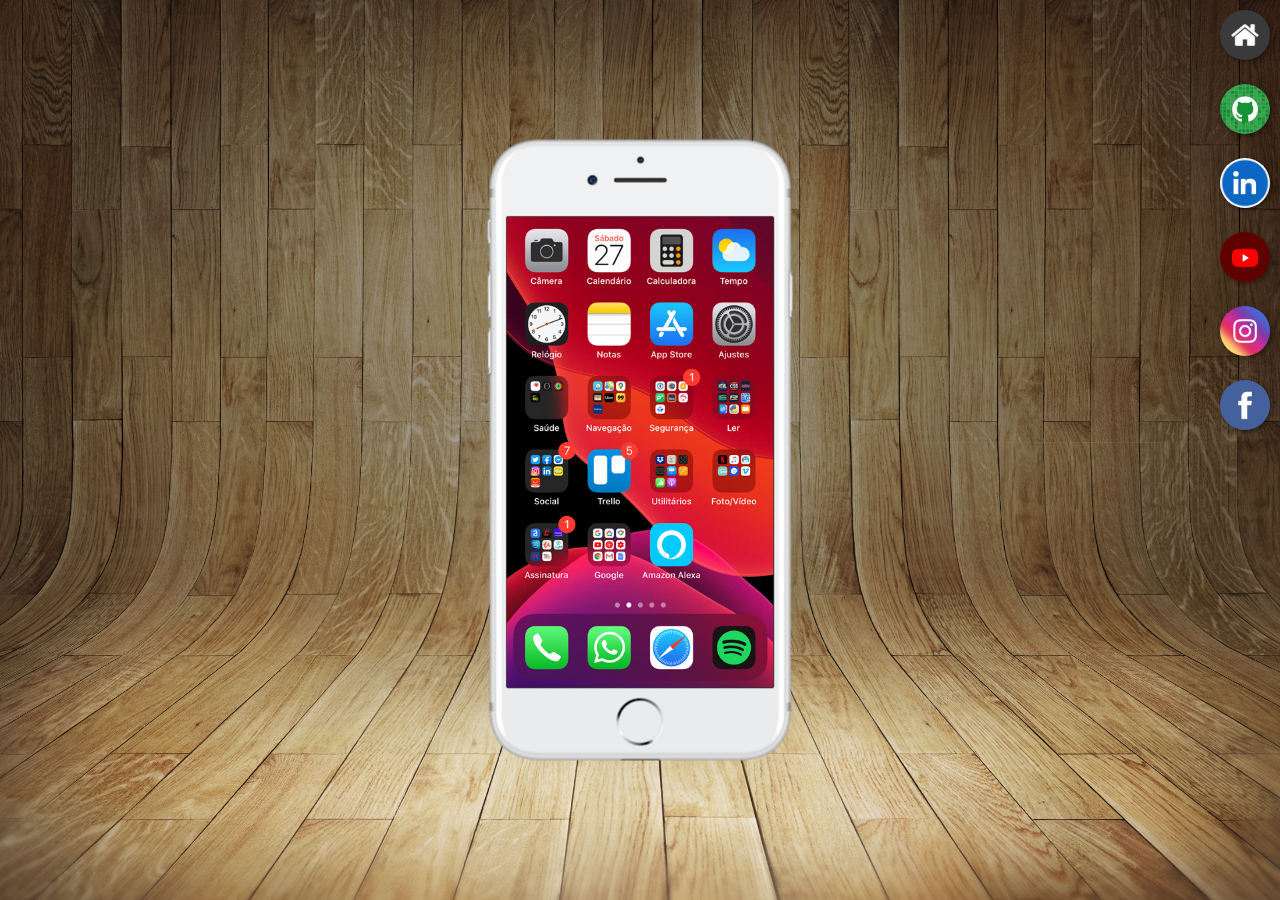
<file: index.html>
<!DOCTYPE html>
<html lang="pt-br">
  <head>
    <meta charset="UTF-8" />
    <meta name="viewport" content="width=device-width, initial-scale=1.0" />
    <link rel="shortcut icon" href="favicon.ico" type="image/x-icon" />
    <link rel="stylesheet" href="css/style.css" />
    <title>Projeto Redes Sociais</title>
  </head>
  <body>
    <main>
      <section id="telefone">
        <iframe src="home.html" name="tela" id="tela" frameborder="0">
          Seu navegador não é compatível com isso.
        </iframe>
      </section>
      <section id="redes-sociais">
        <a href="home.html" target="tela"
          ><img src="images/logo-home.jpg" alt="Home" /></a
        ><br />

        <a href="github.html" target="tela"
          ><img src="images/logo-github.jpg" alt="Github" /></a
        ><br />

        <a href="linkedin.html" target="tela"
          ><img src="images/logo-linkedin.png" alt="Linkedin" /></a
        ><br />

        <a href="youtube.html" target="tela"
          ><img src="images/logo-youtube.jpg" alt="Youtube" /></a
        ><br />

        <a href="instagram.html"target="tela"
          ><img src="images/logo-instagram.jpg" alt="Instagram" /></a
        ><br />

        <a href="facebook.html" target="tela"
          ><img src="images/logo-facebook.jpg" alt="Facebok"
        /></a>
      </section>
    </main>
  </body>
</html>
</file>
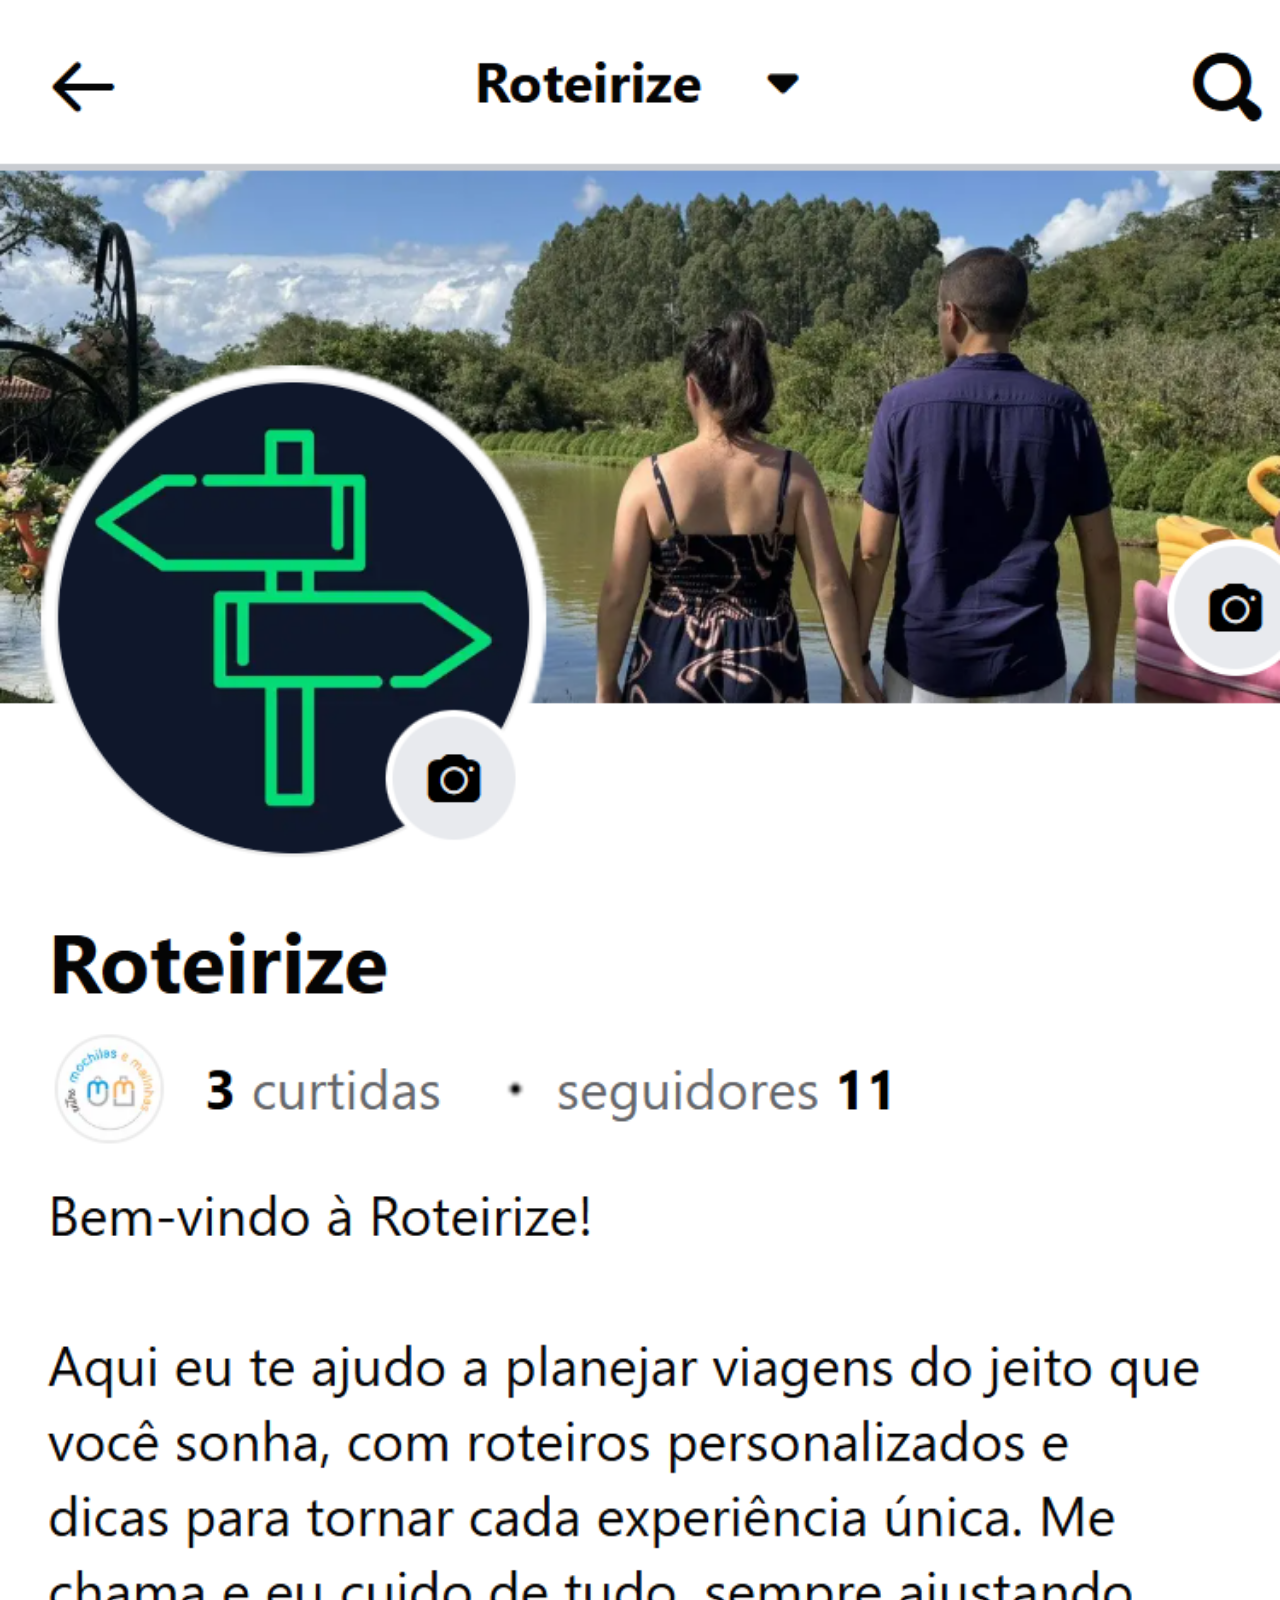
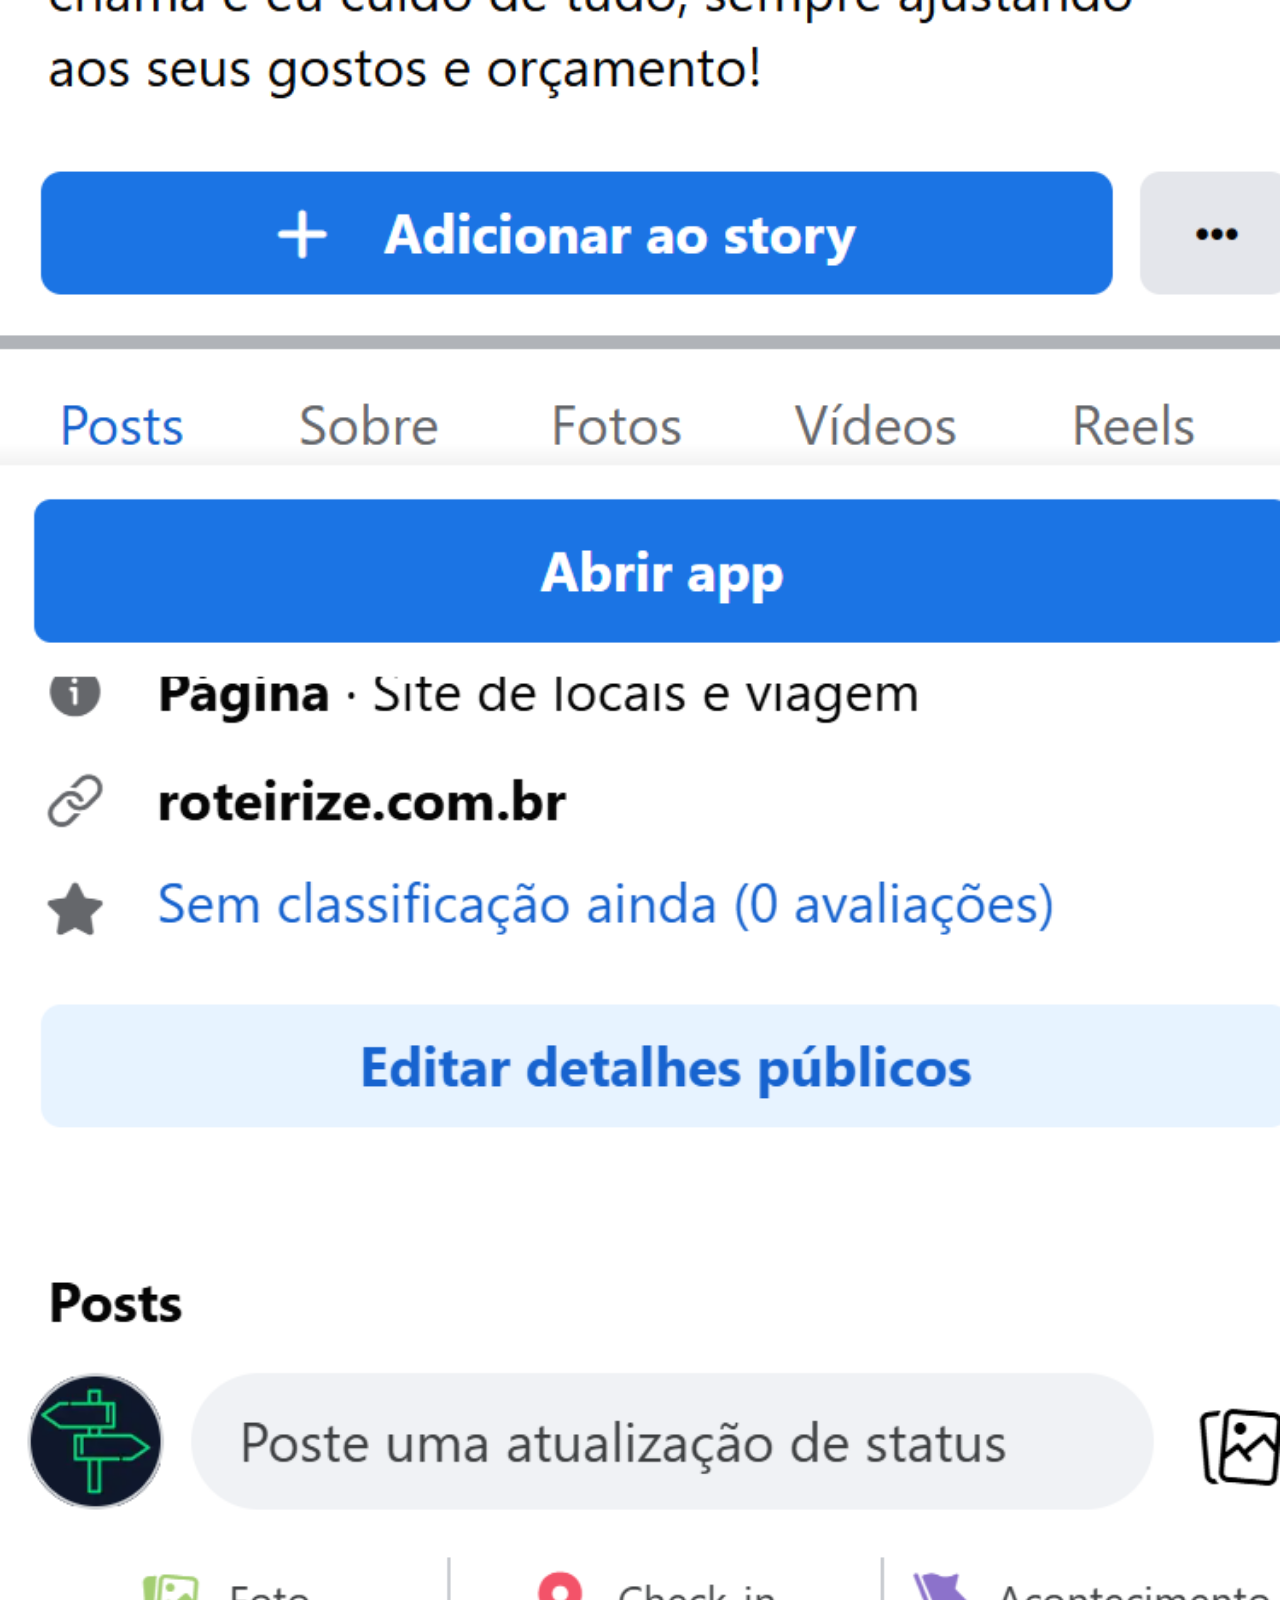
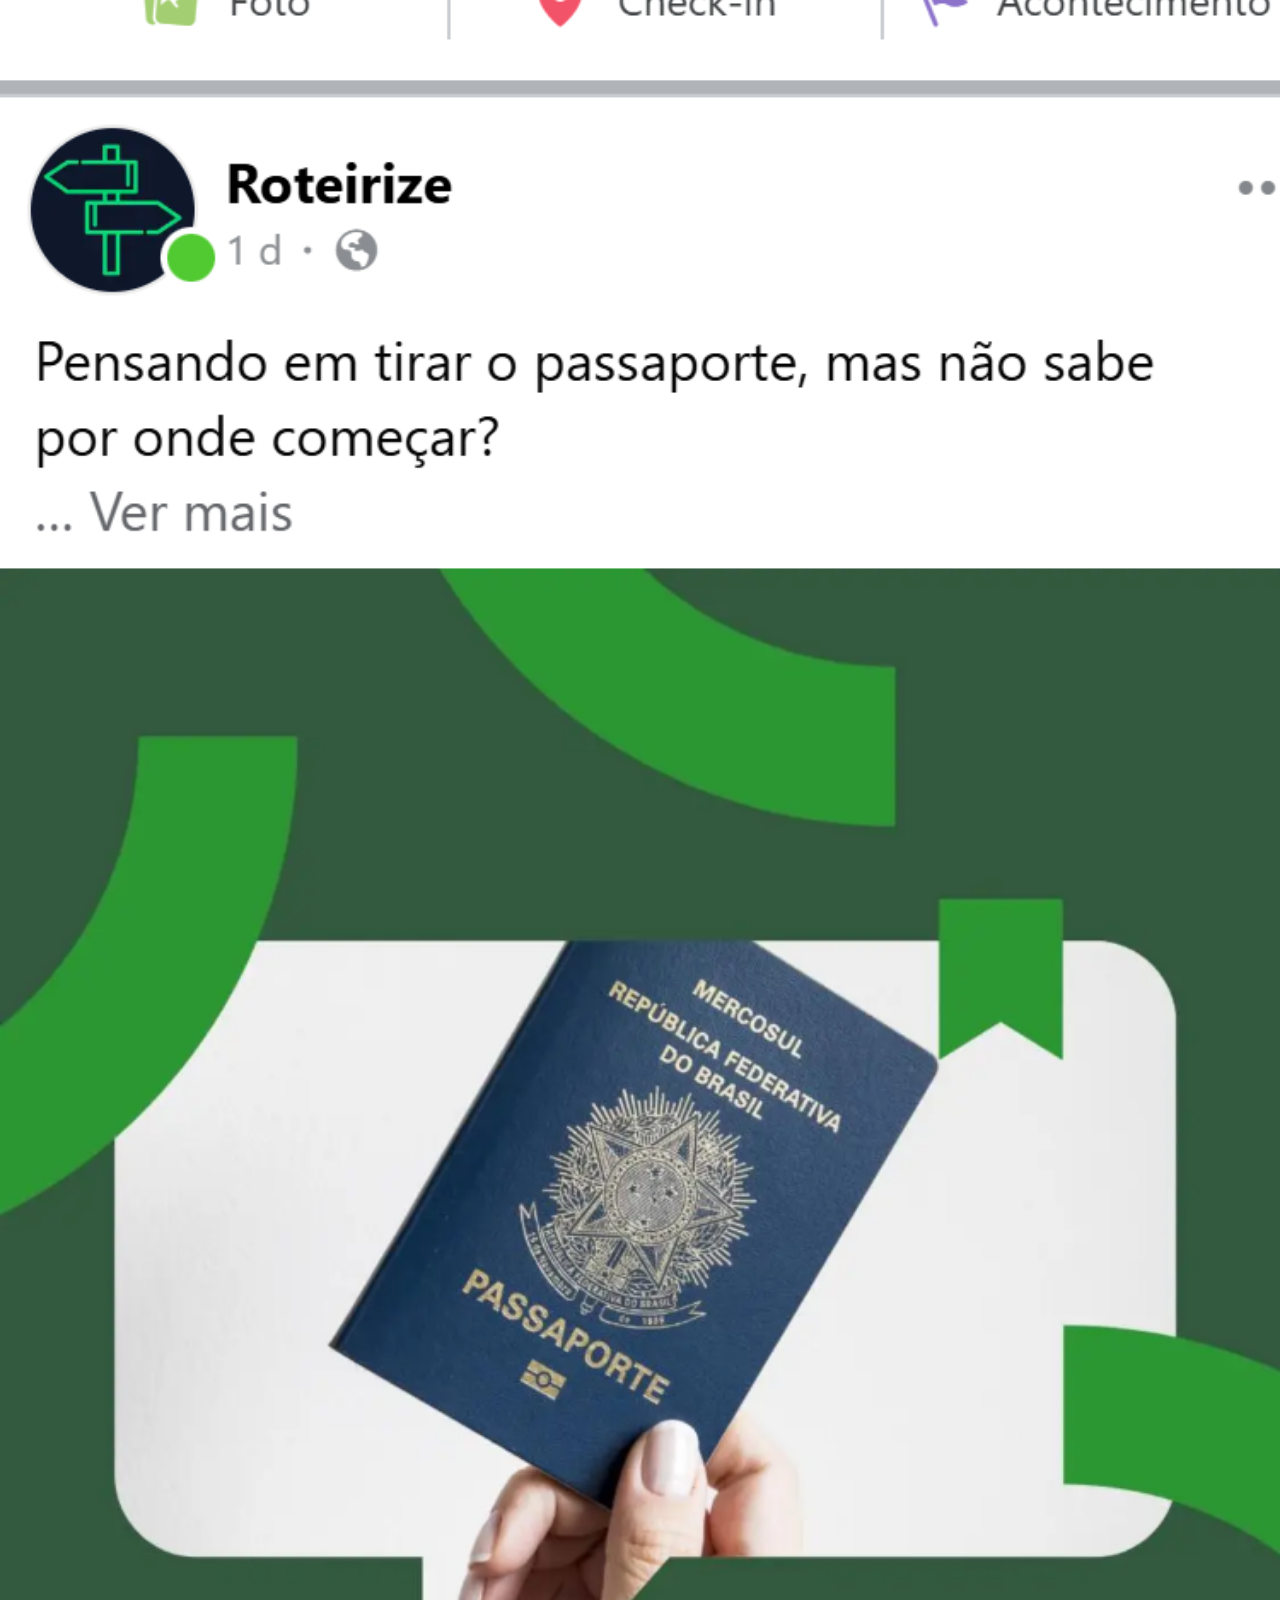
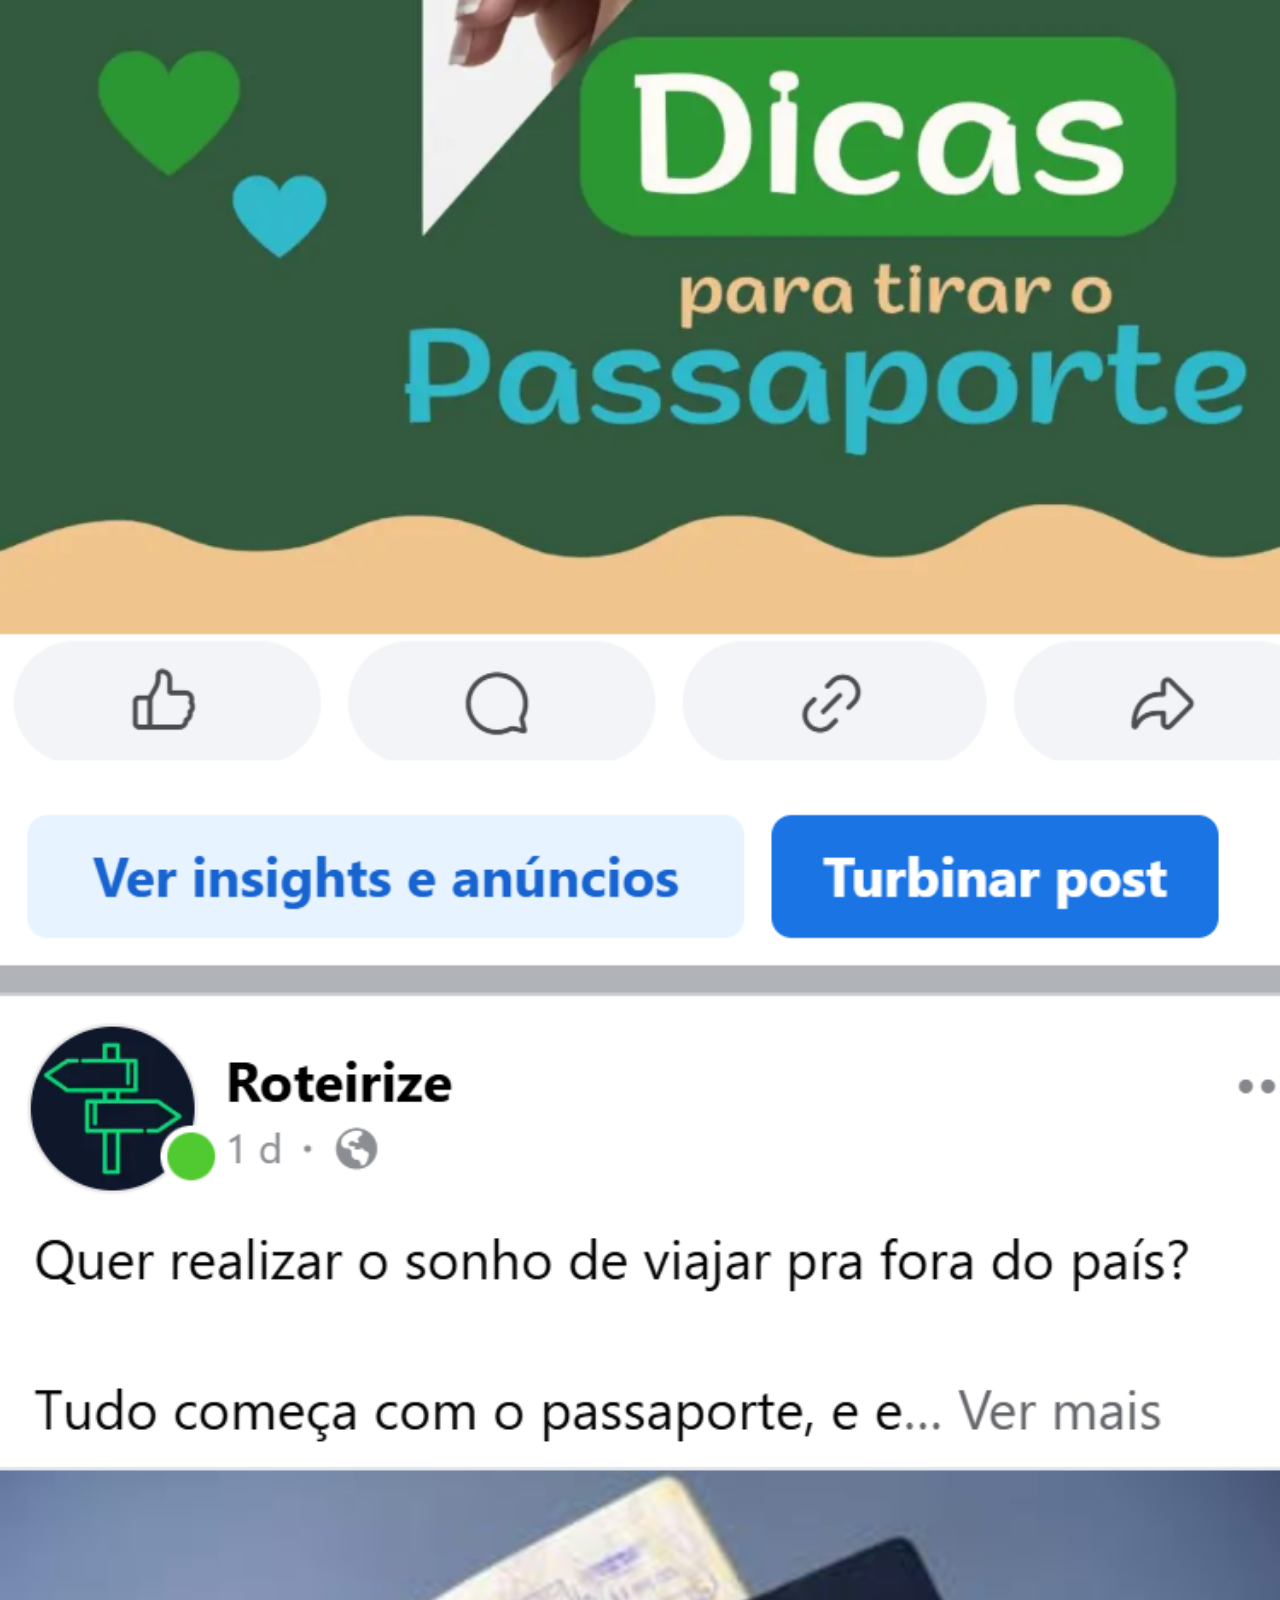
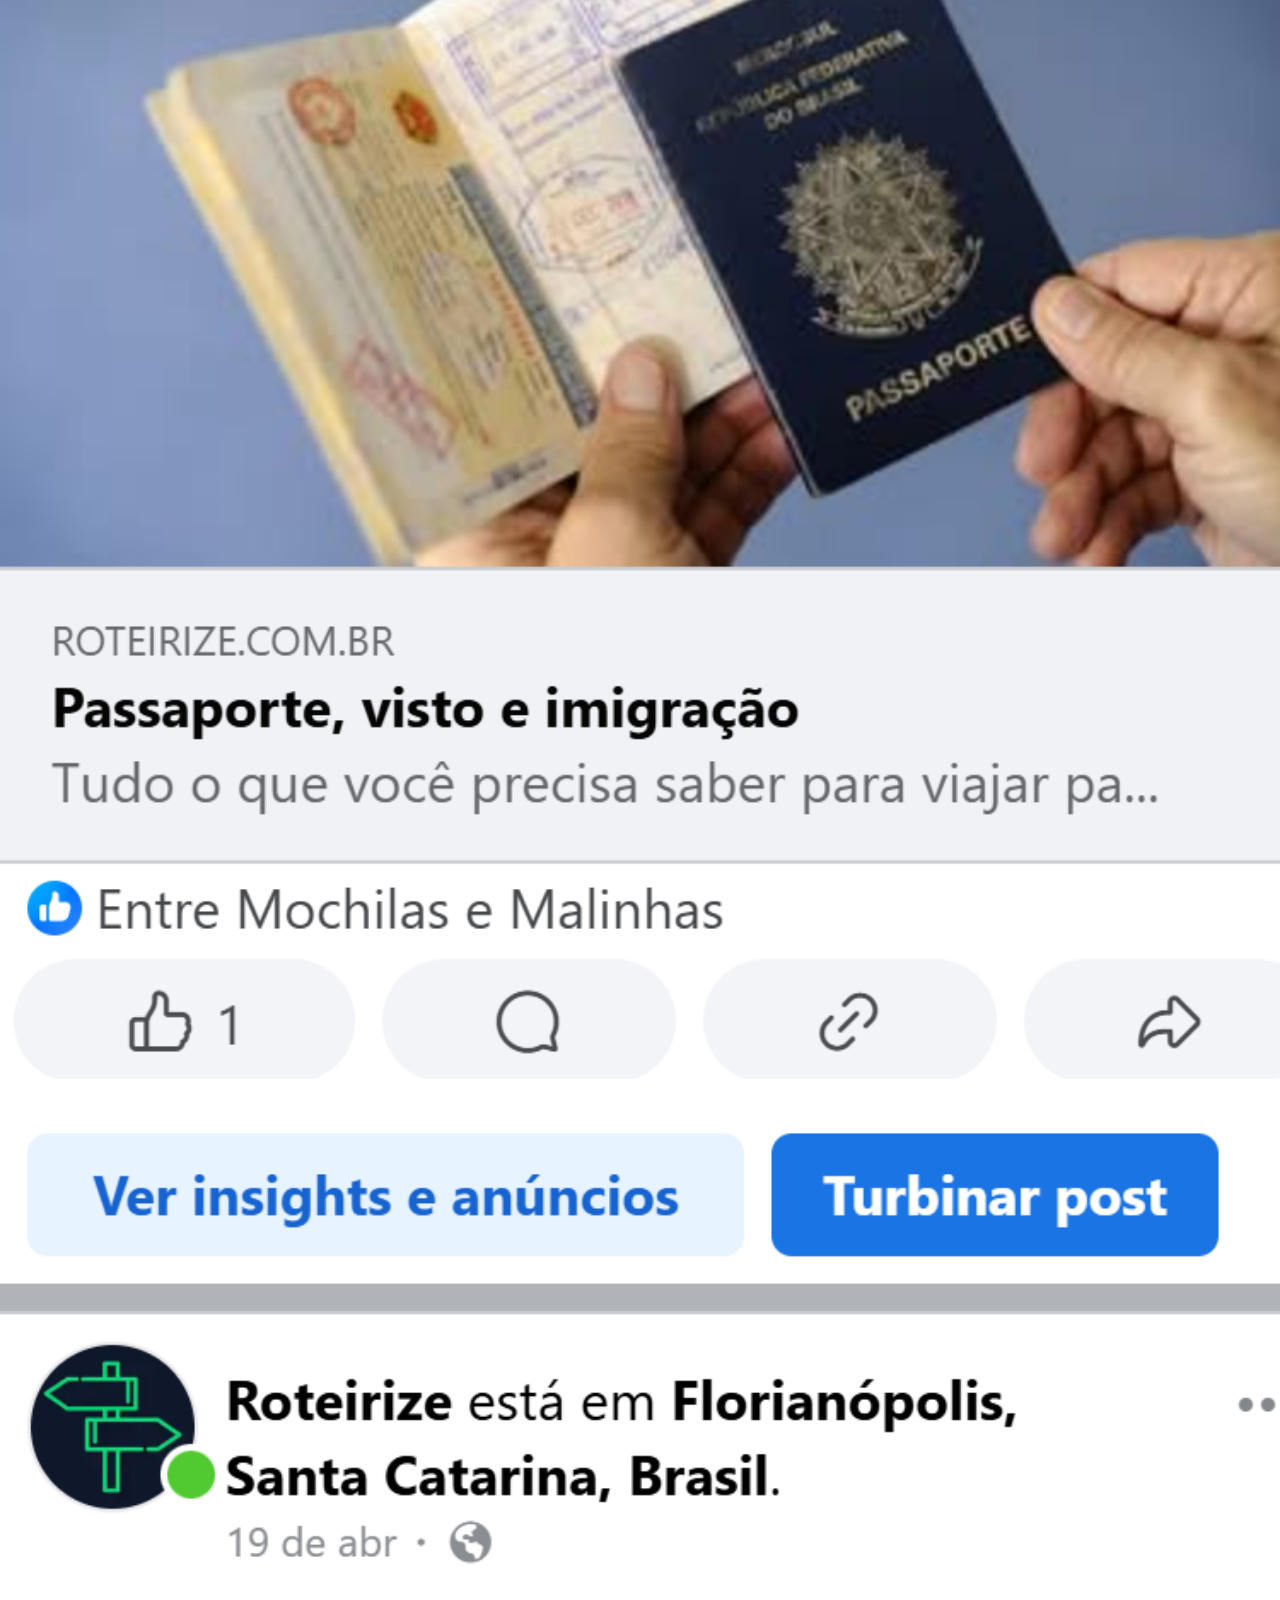
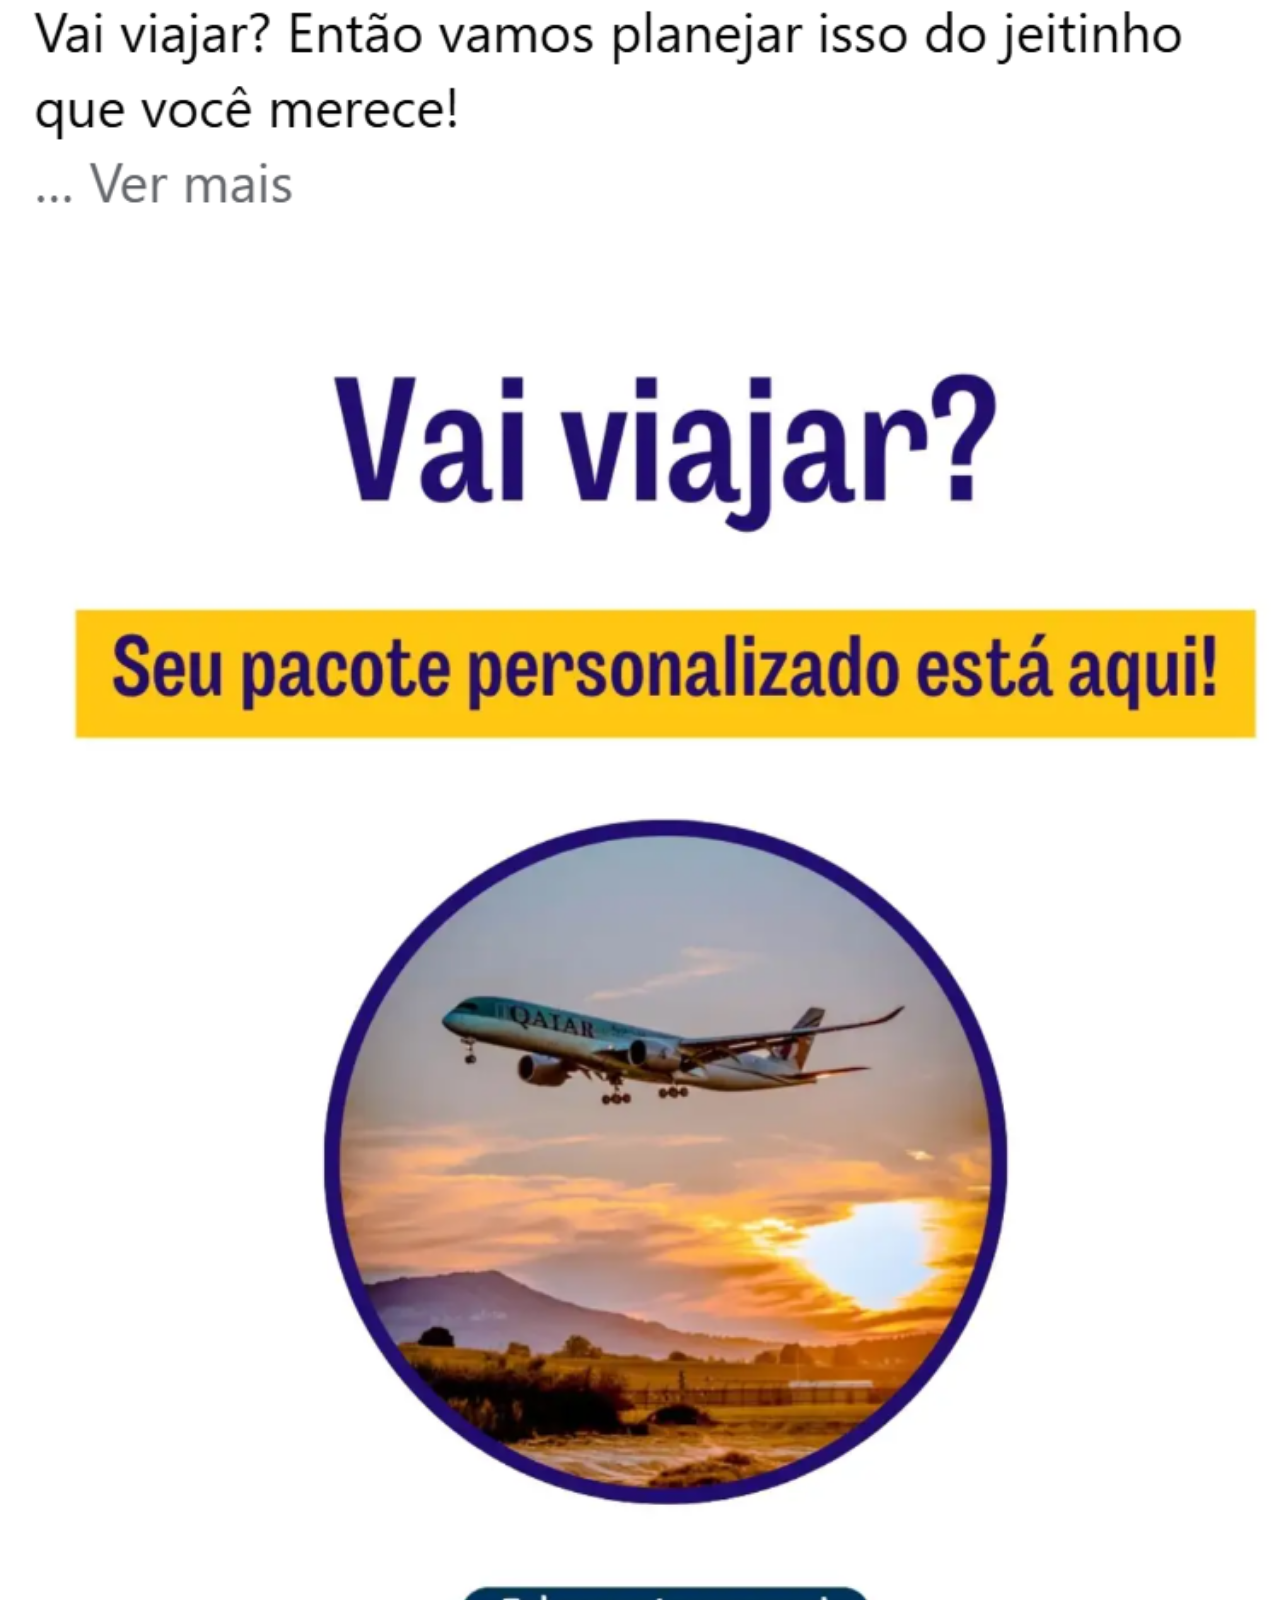
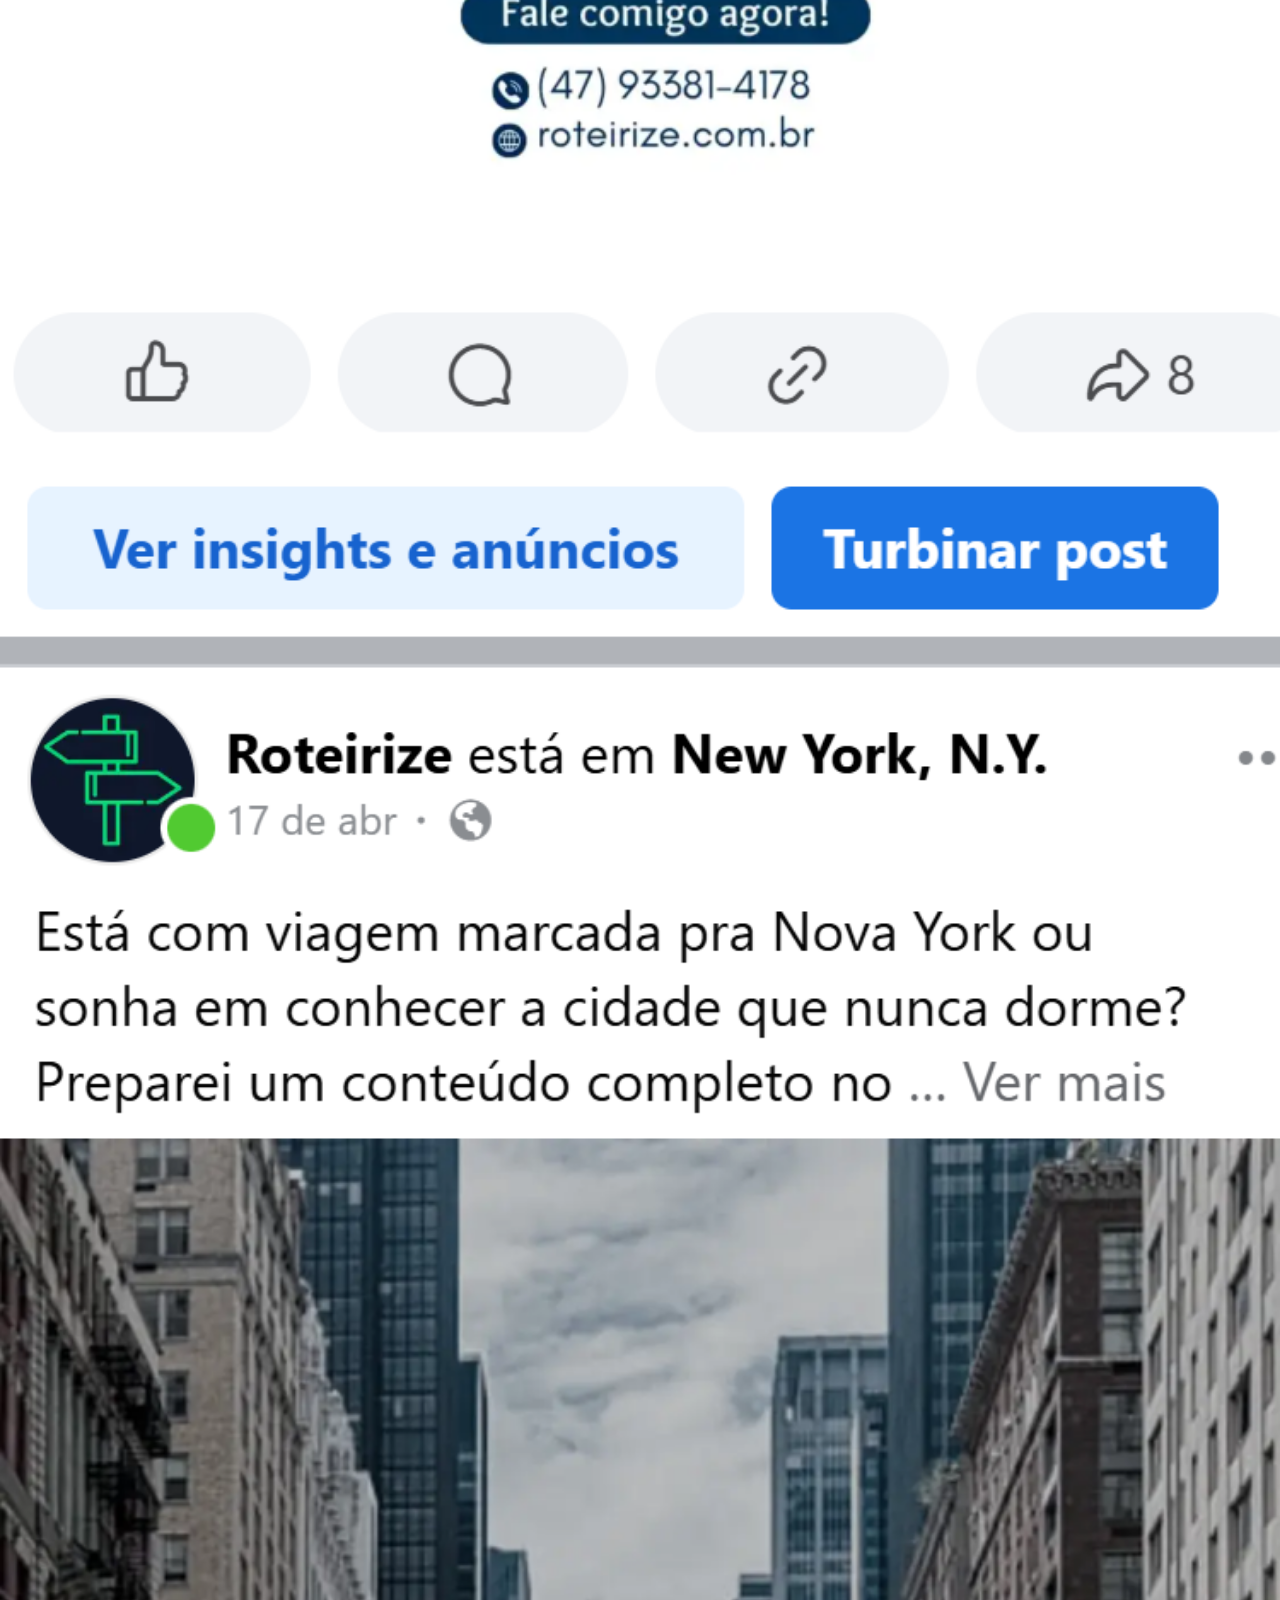
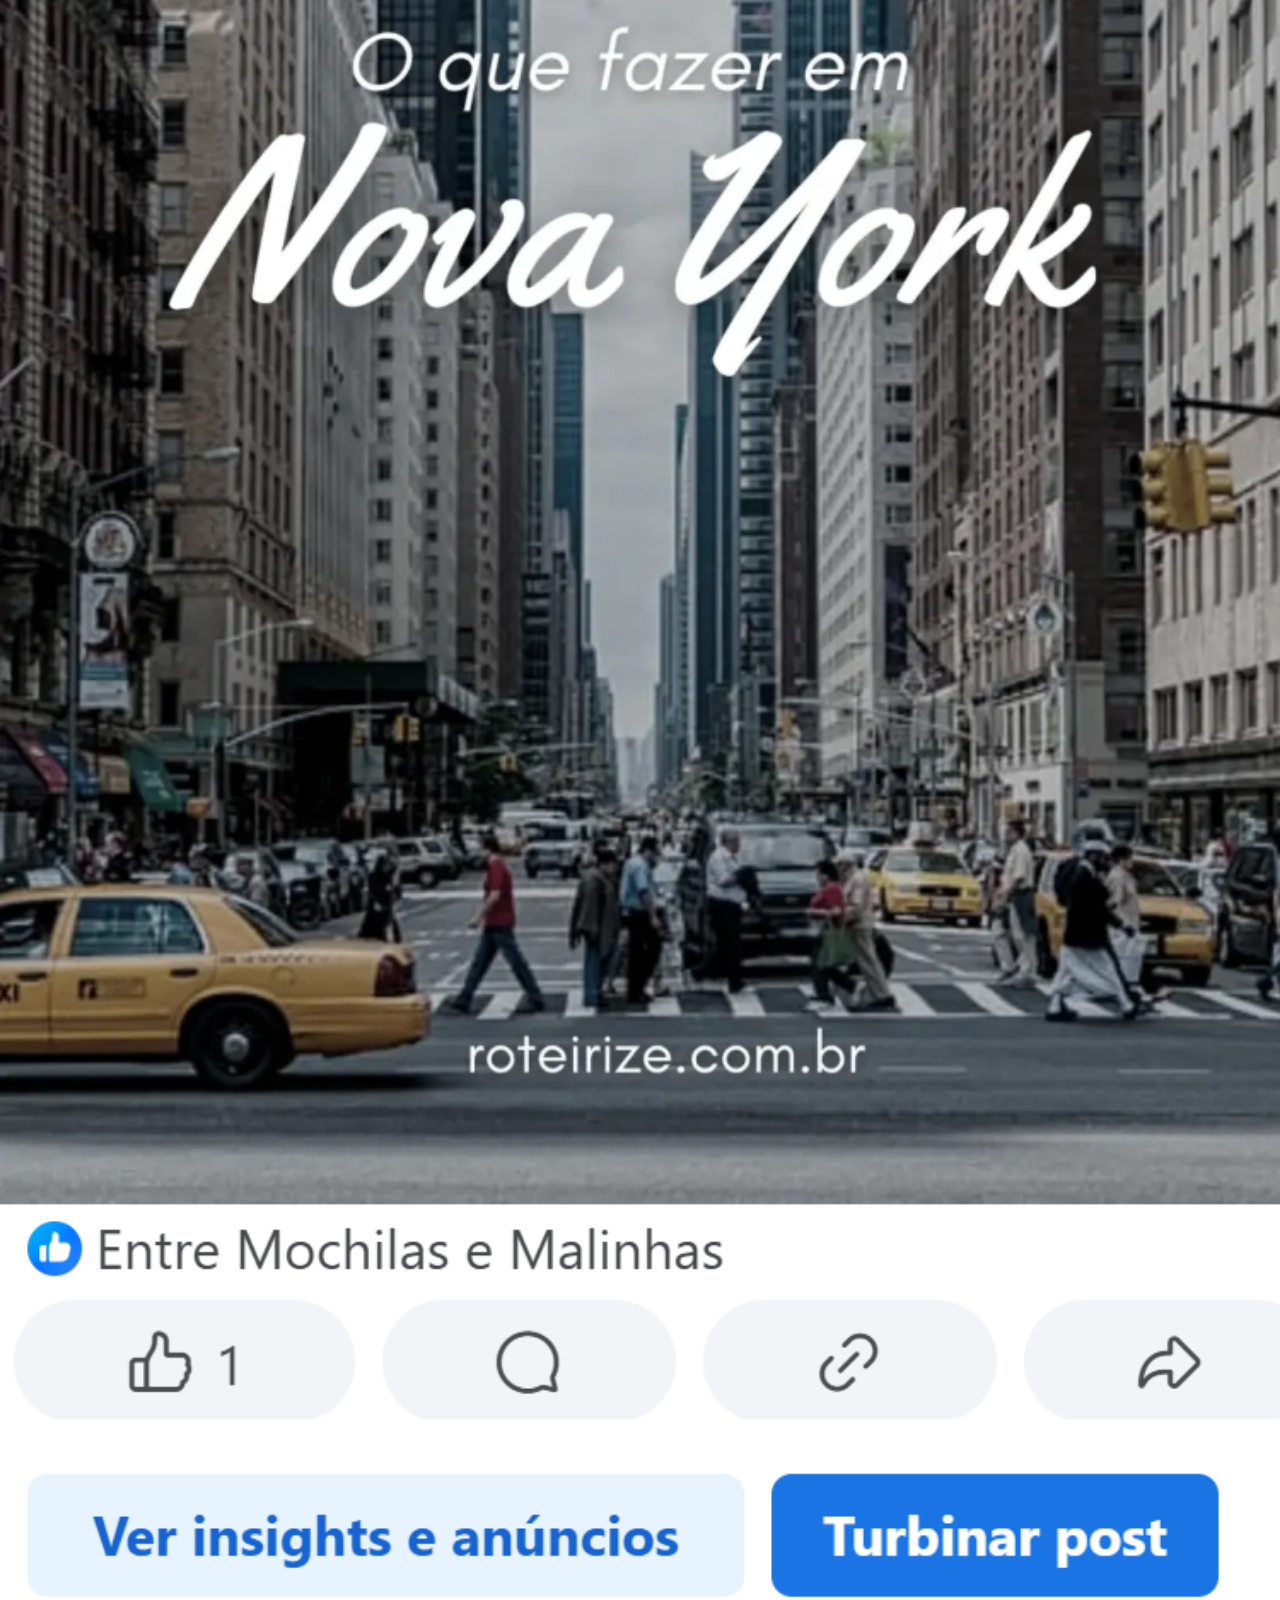
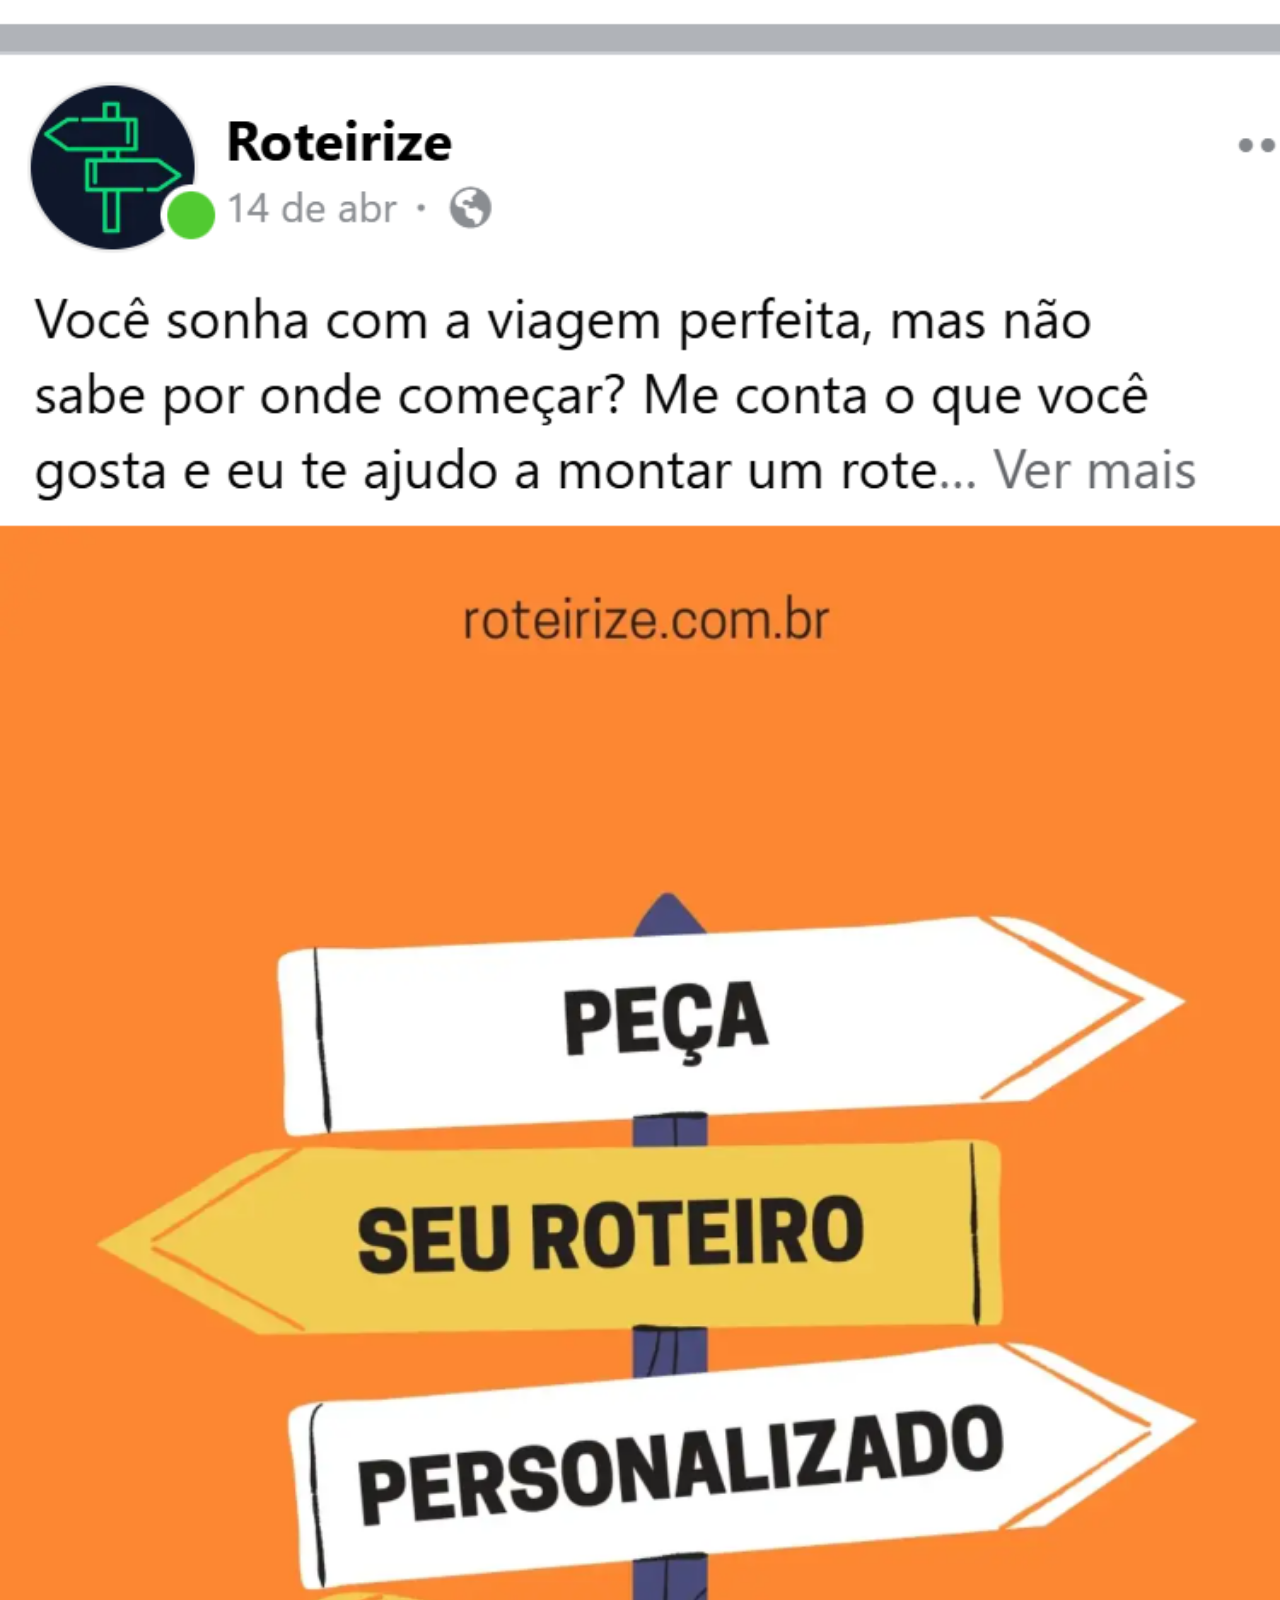
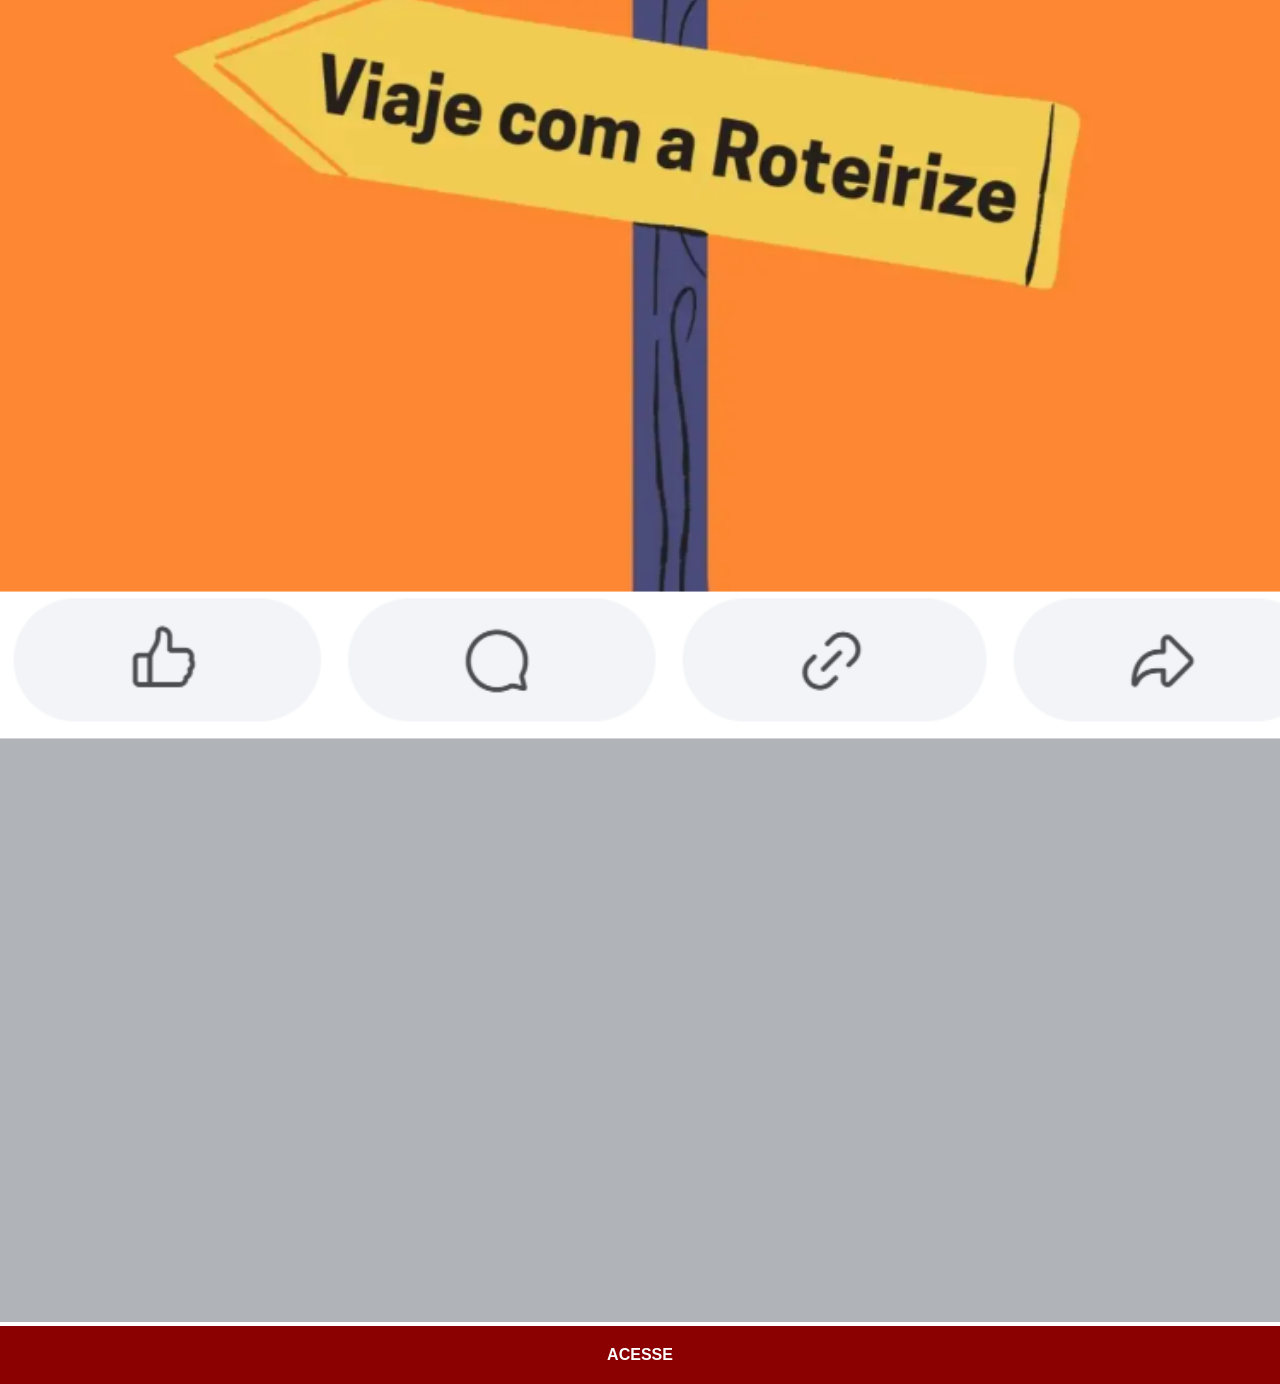
<file: facebook.html>
<!DOCTYPE html>
<html lang="pt-br">
  <head>
    <meta charset="UTF-8" />
    <meta name="viewport" content="width=device-width, initial-scale=1.0" />
    <title>Facebook</title>
    <link rel="stylesheet" href="estilos/social.css" />
  </head>
  <body>
    <img src="images/tela-facebook.png" alt="Facebook" />
    <a href="https://www.facebook.com/roteirizeoficial/?locale=pt_BR" target="_blank">ACESSE</a>
  </body>
</html>
</file>
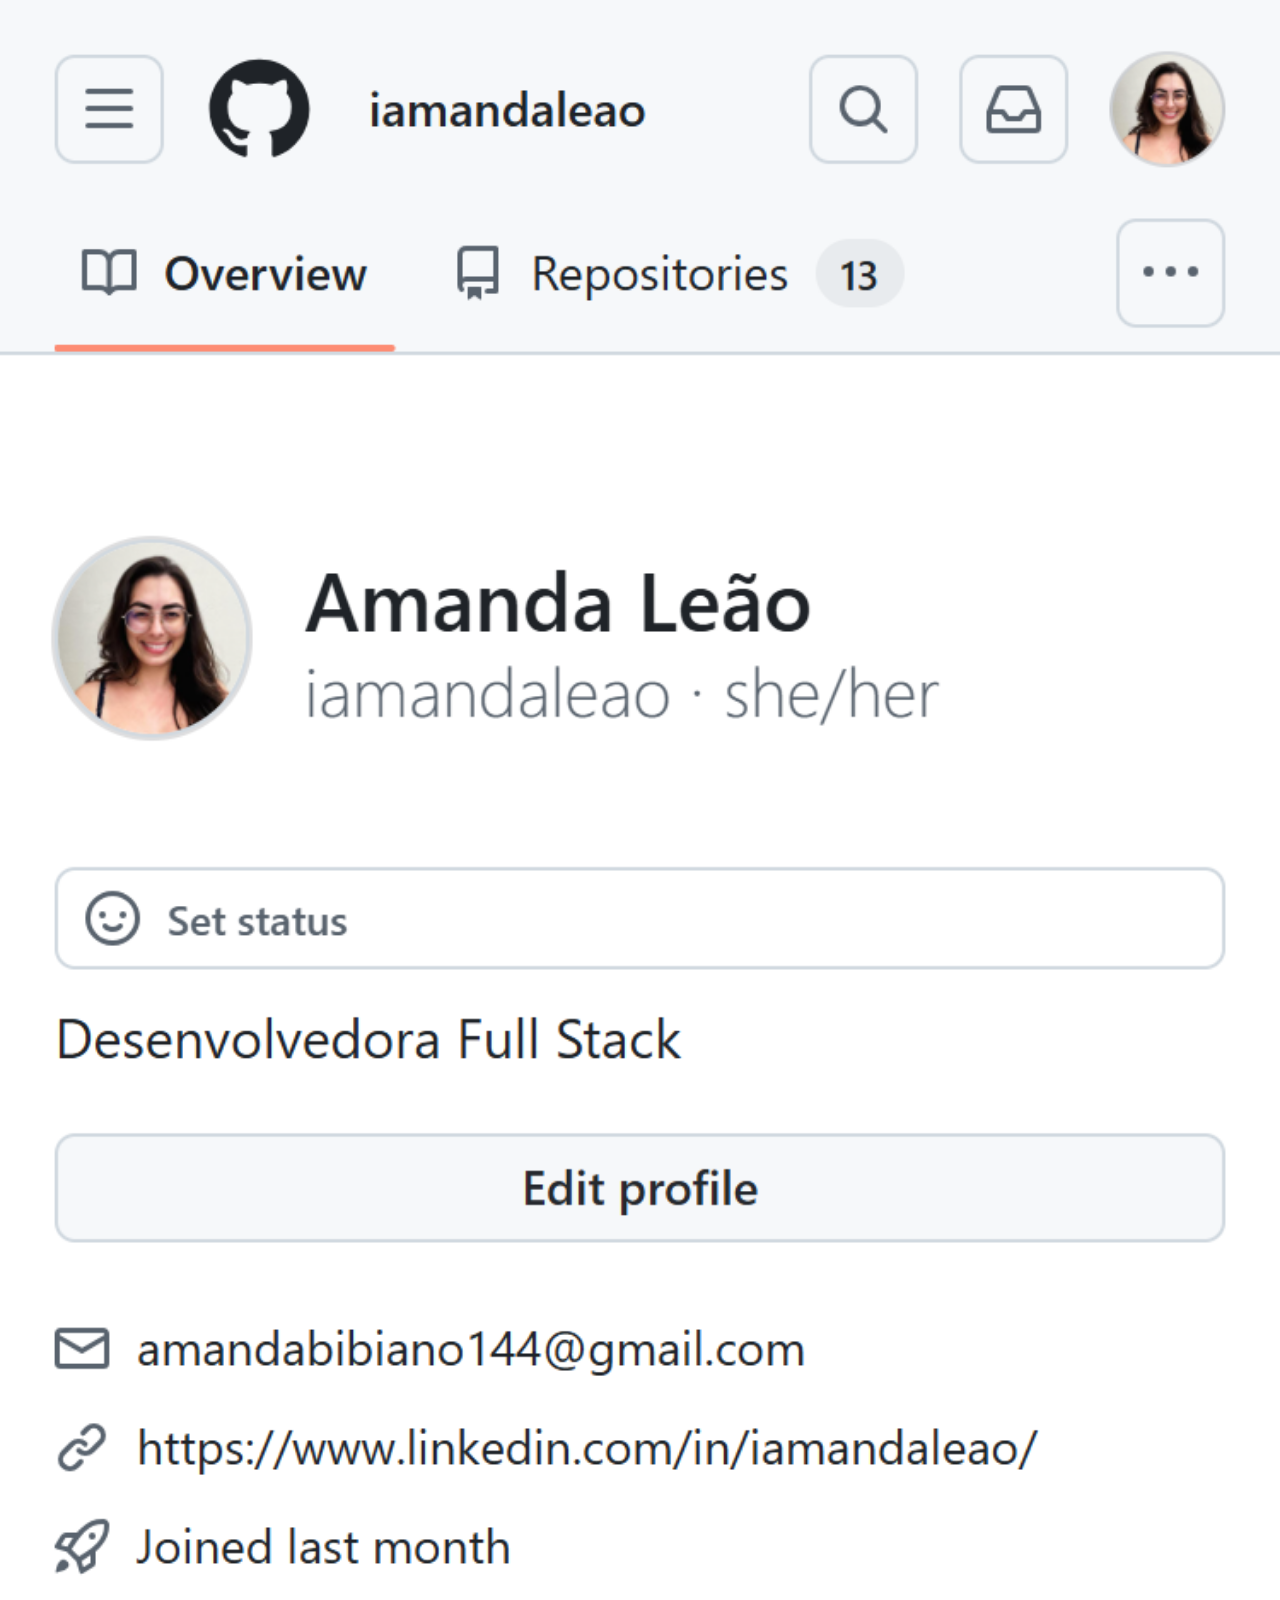
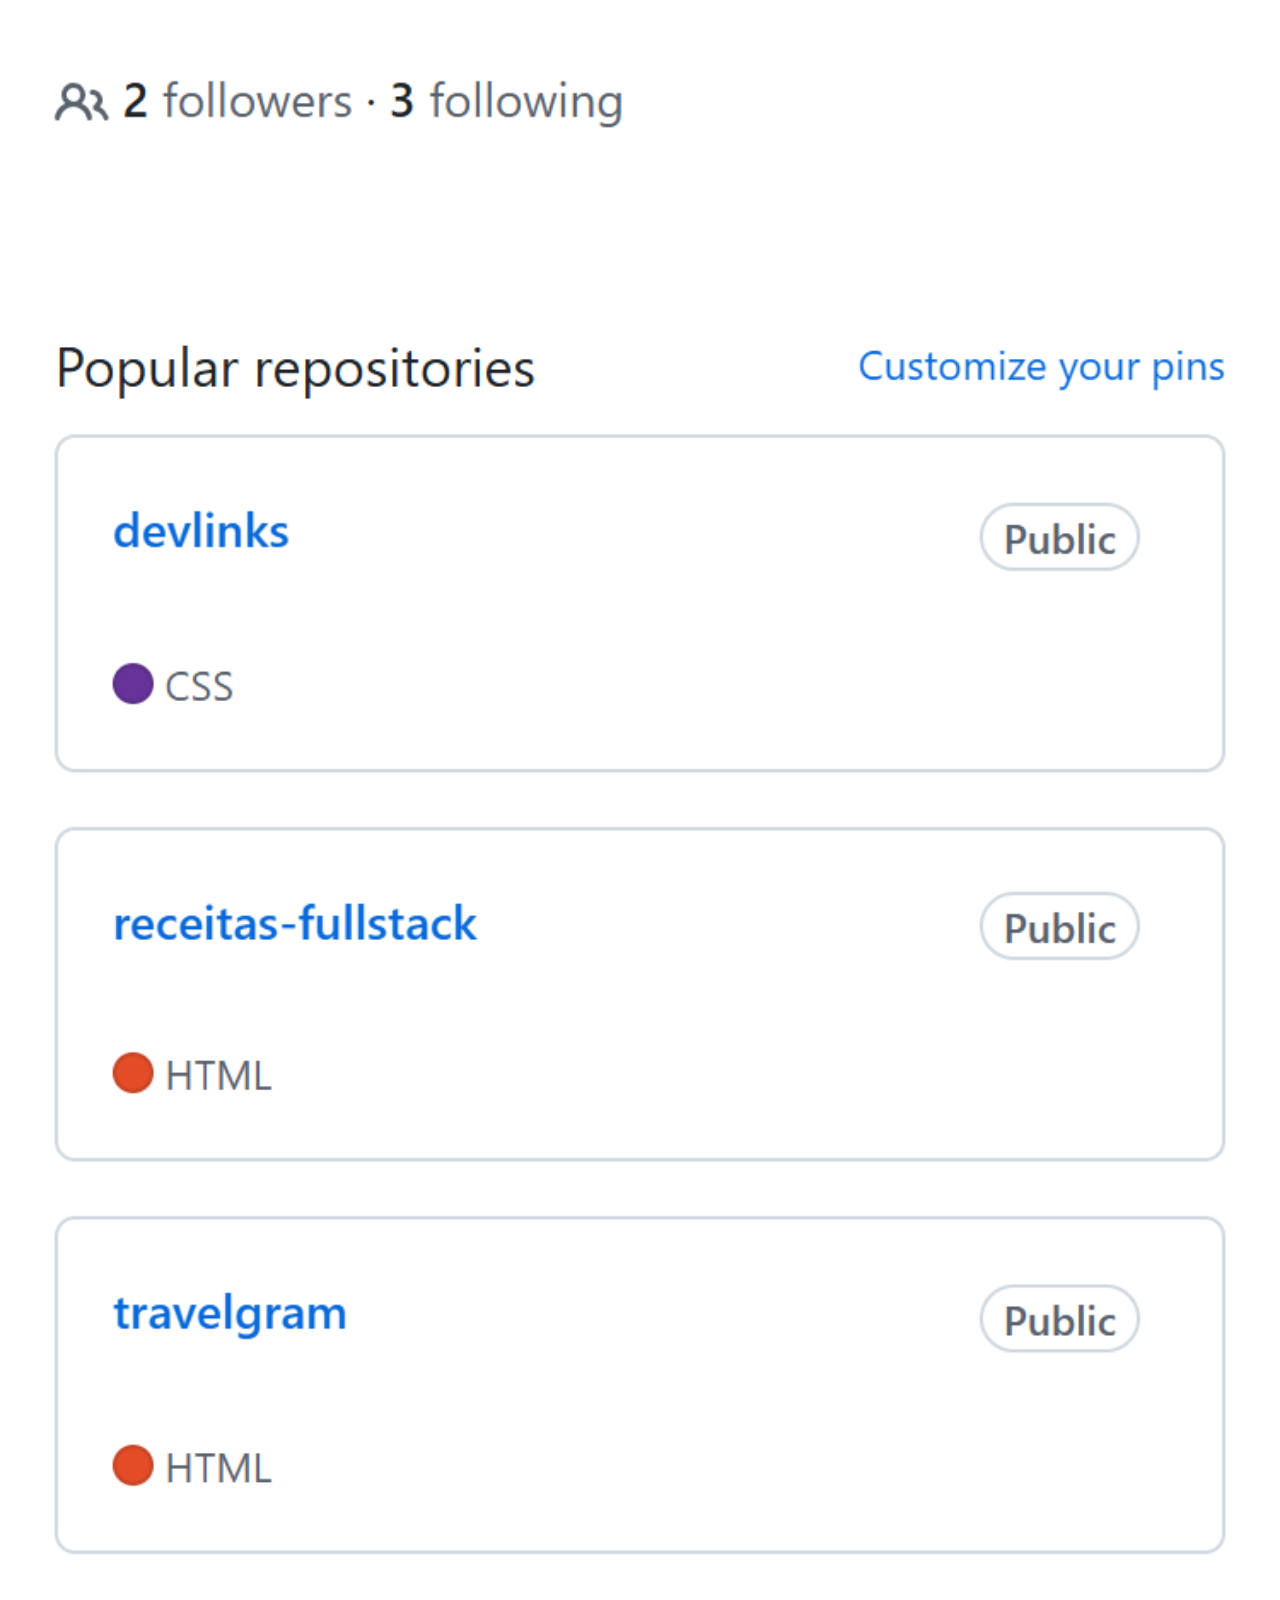
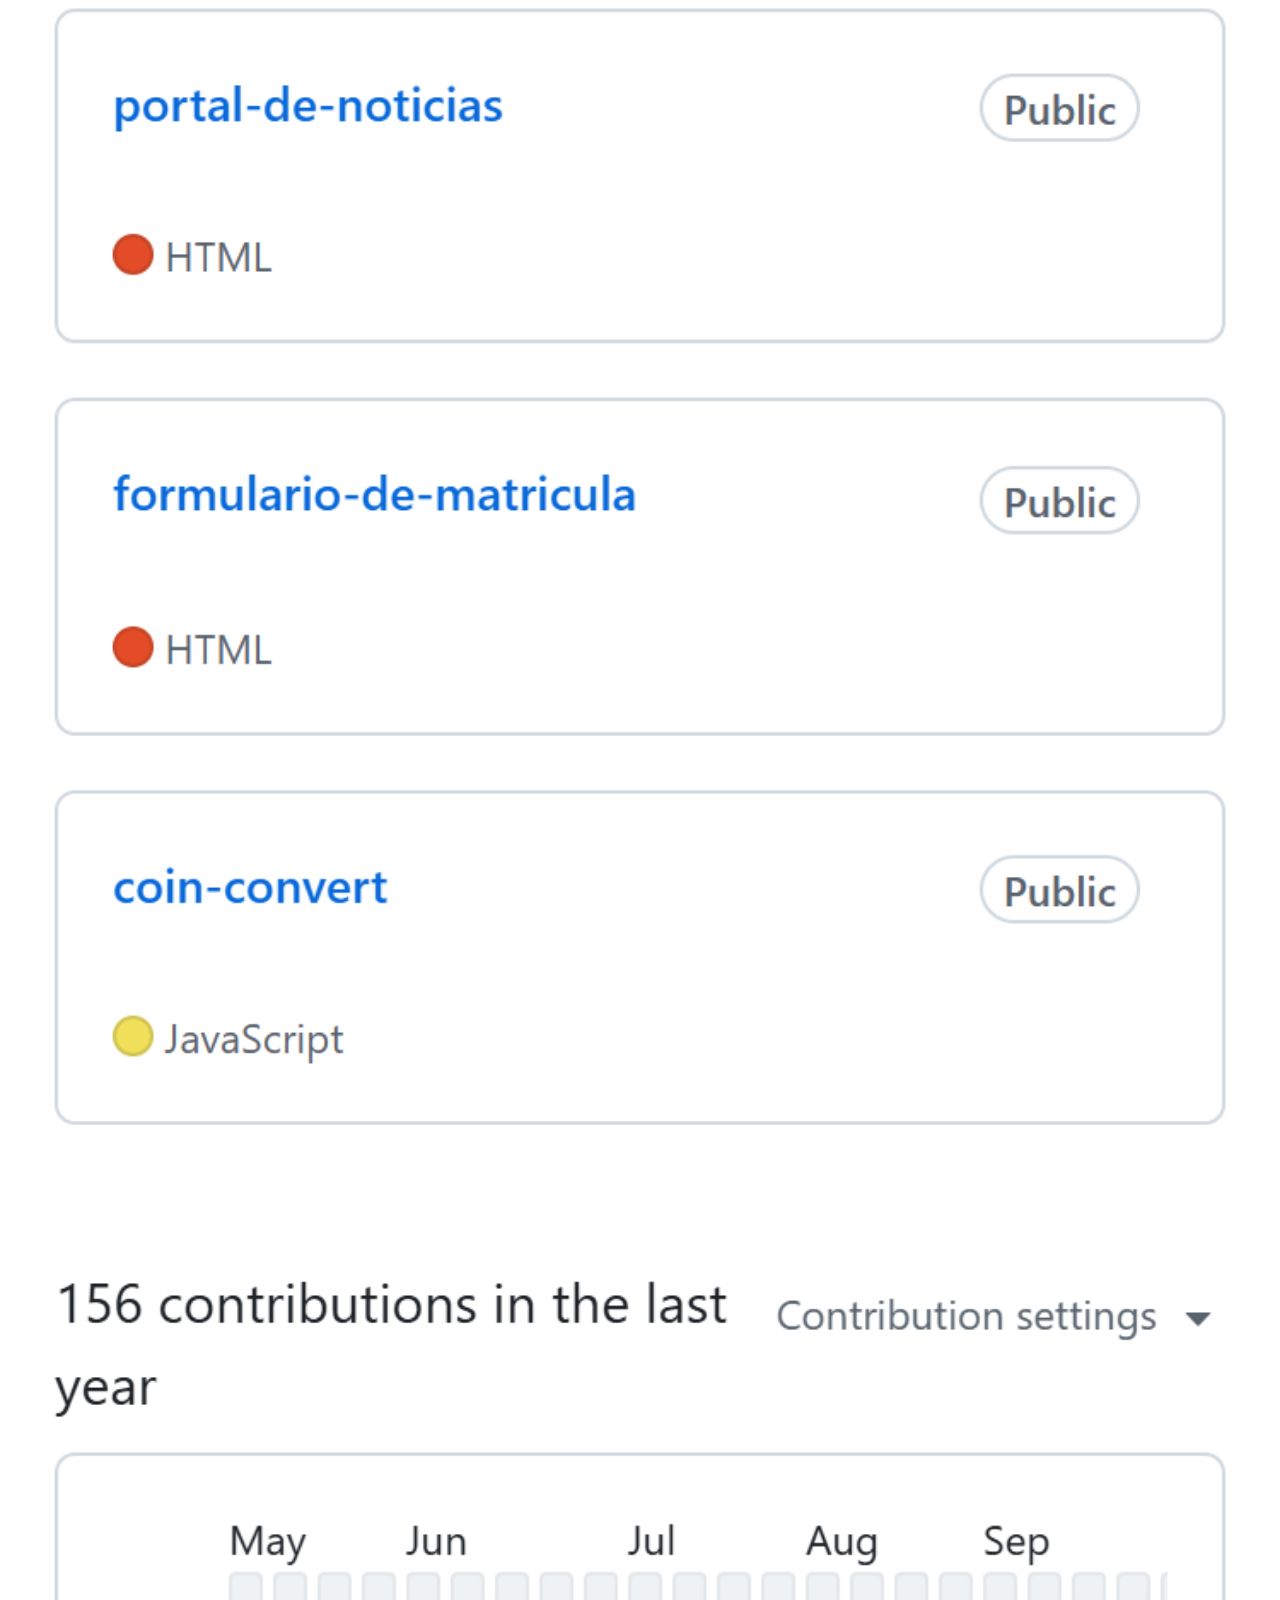
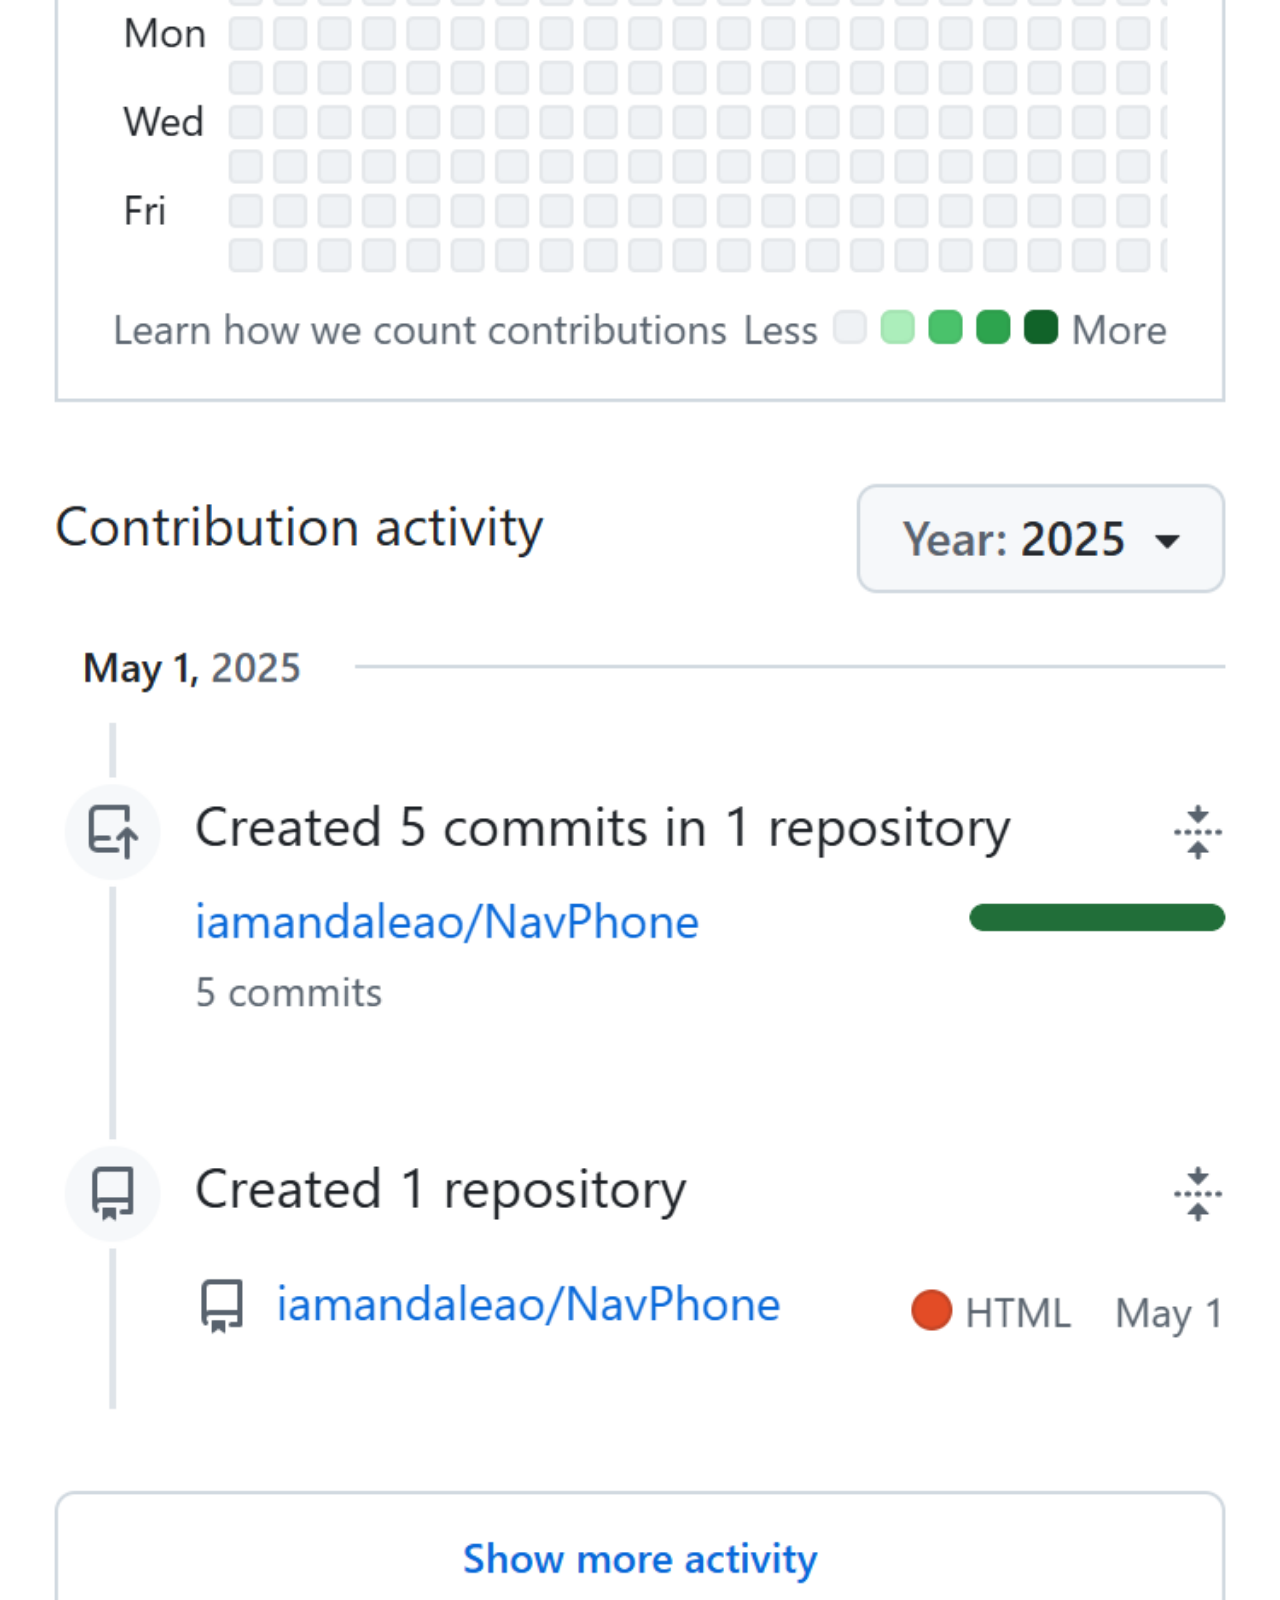
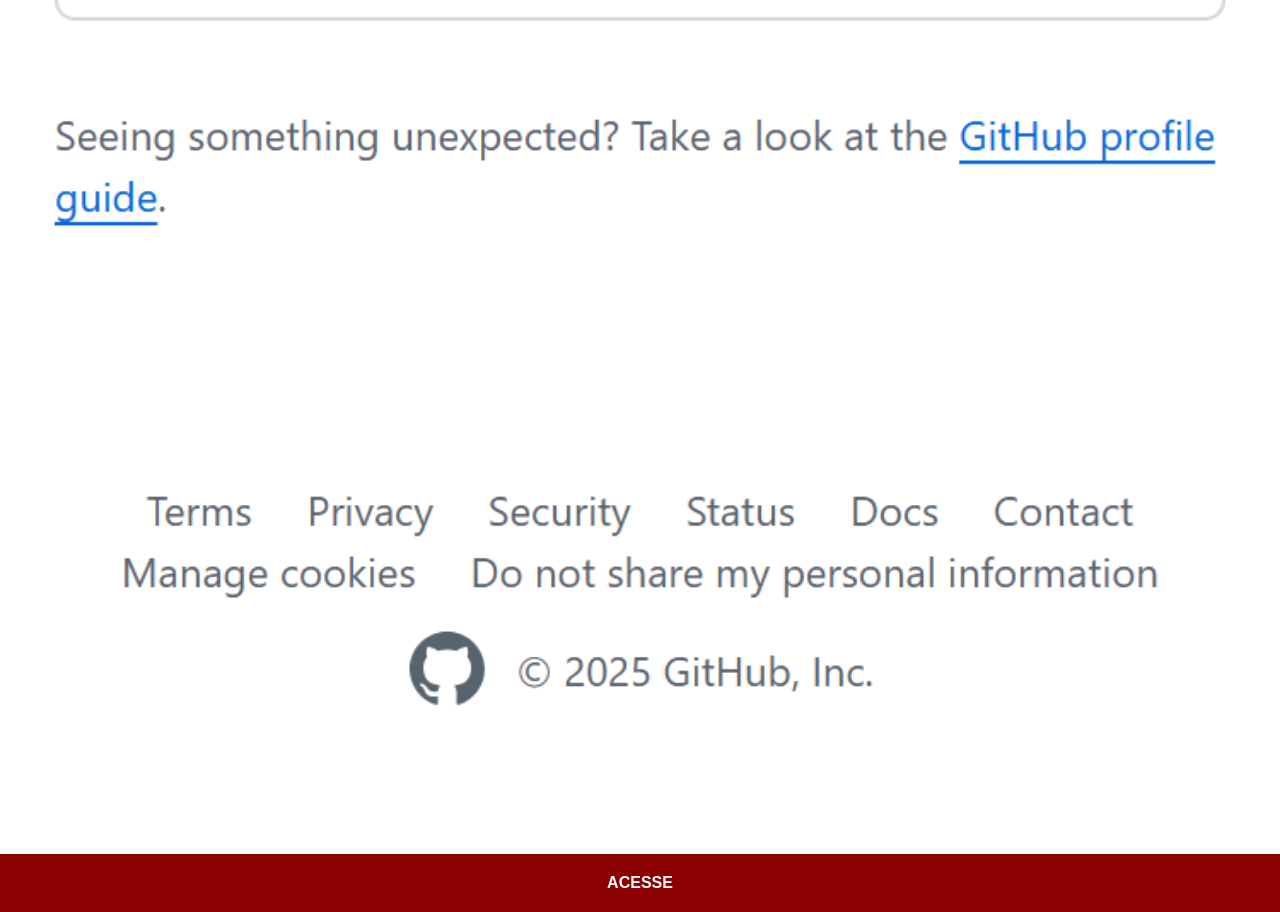
<file: github.html>
<!DOCTYPE html>
<html lang="pt-br">
  <head>
    <meta charset="UTF-8" />
    <meta name="viewport" content="width=device-width, initial-scale=1.0" />
    <title>Github</title>
    <link rel="stylesheet" href="estilos/social.css" />
  </head>
  <body>
    <img src="images/tela-github.png" alt="Github" />
    <a href="https://github.com/iamandaleao" target="_blank">ACESSE</a>
  </body>
</html>
</file>
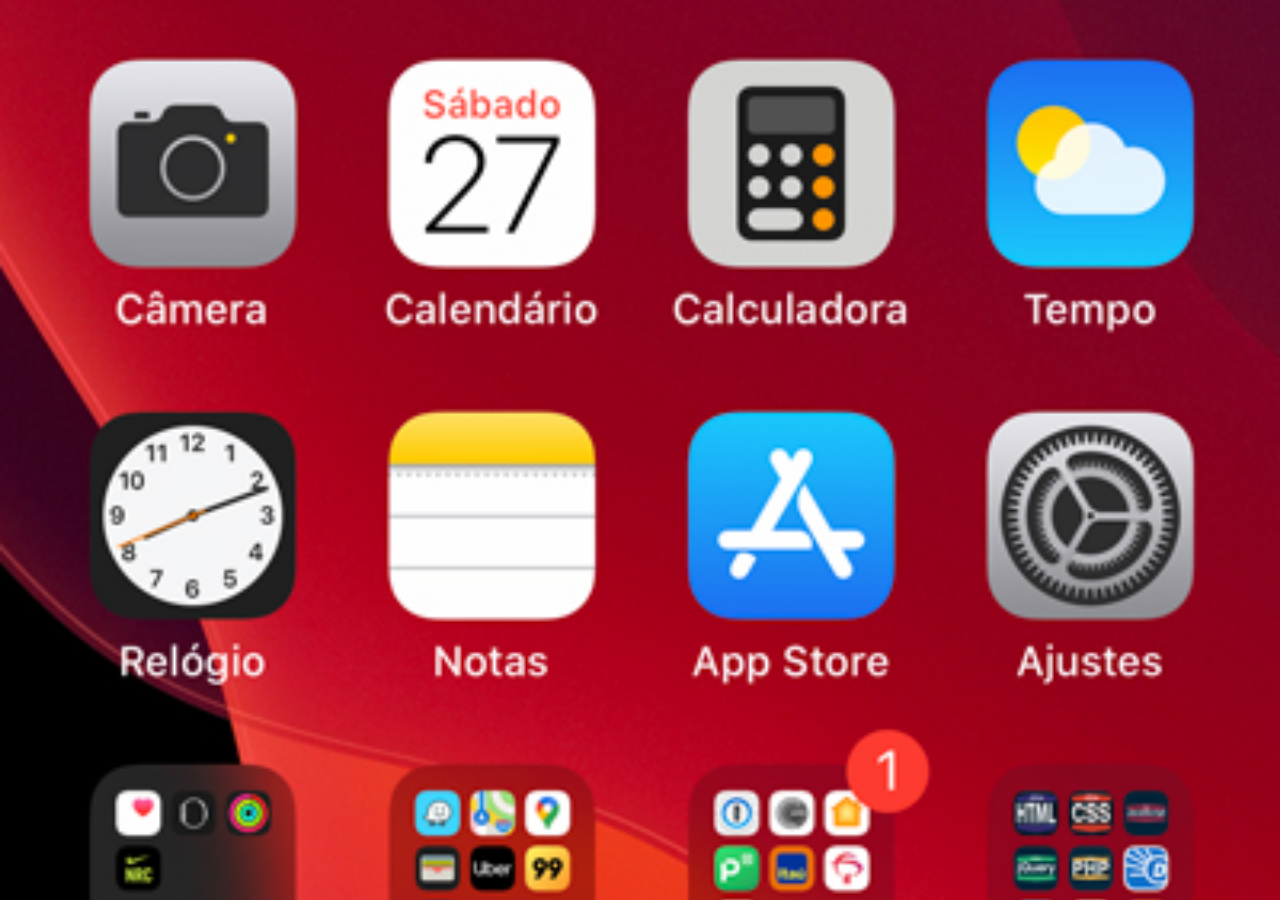
<file: home.html>
<!DOCTYPE html>
<html lang="pt-br">
  <head>
    <meta charset="UTF-8" />
    <meta name="viewport" content="width=device-width, initial-scale=1.0" />
    <title>Home</title>
  </head>
  <style>
    * {
      margin: 0px;
      padding: 0px;
    }

    body {
      width: 100vw;
      height: 100vh;
      background: black url("images/tela-home.jpg") no-repeat top center;
      background-size: cover;
    }
  </style>
  <body></body>
</html>
</file>
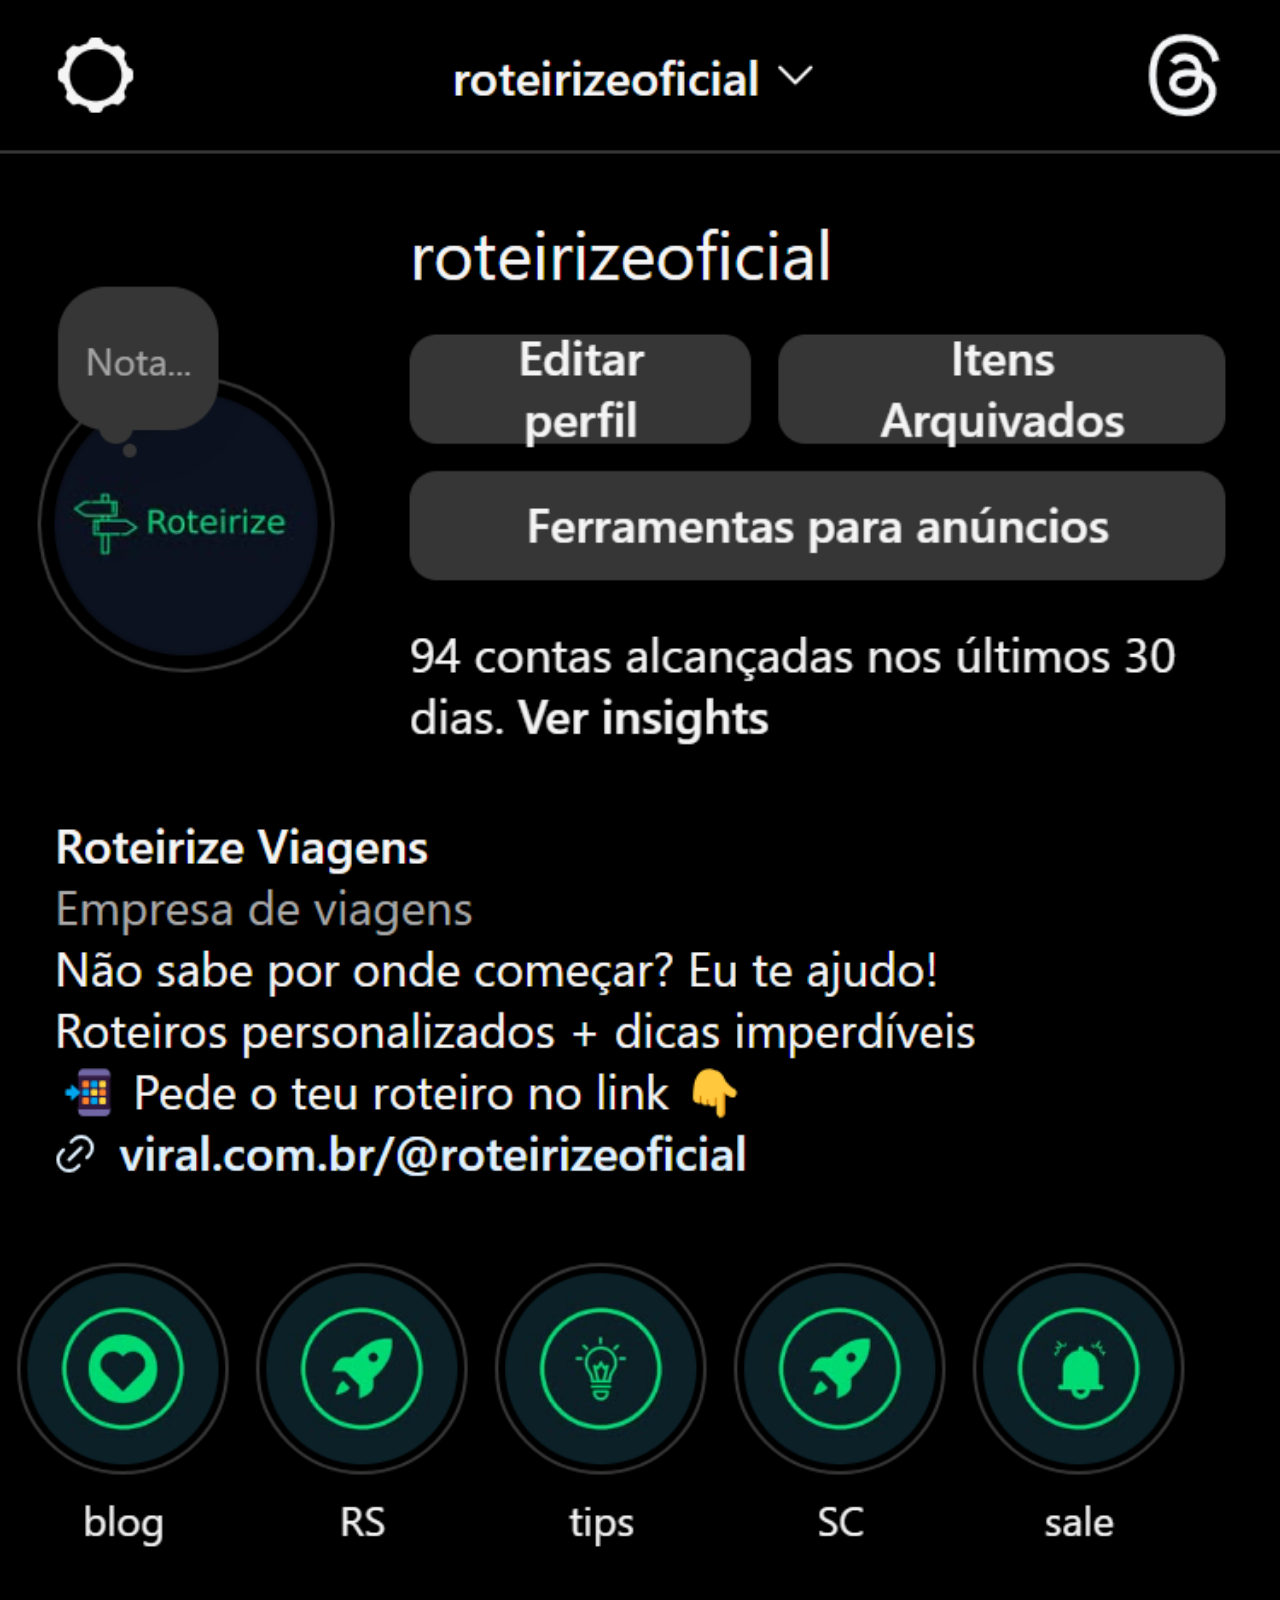
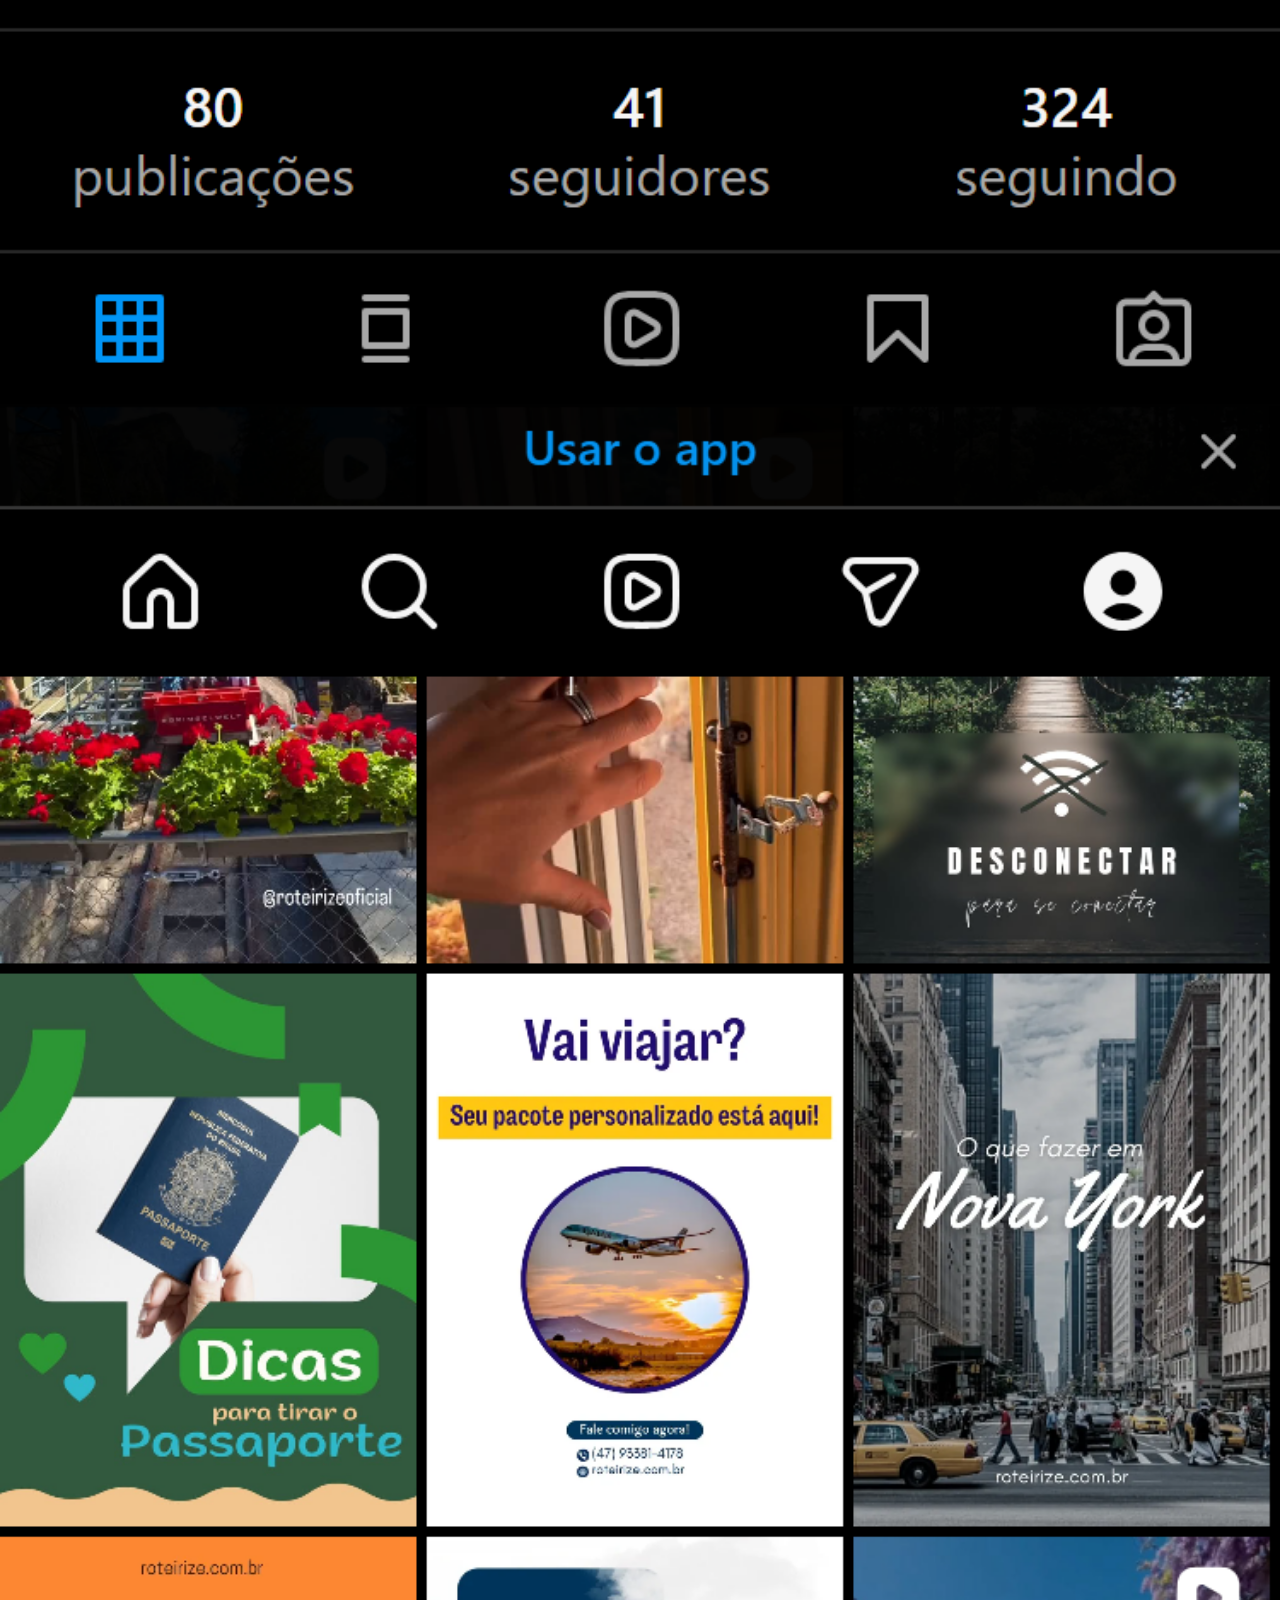
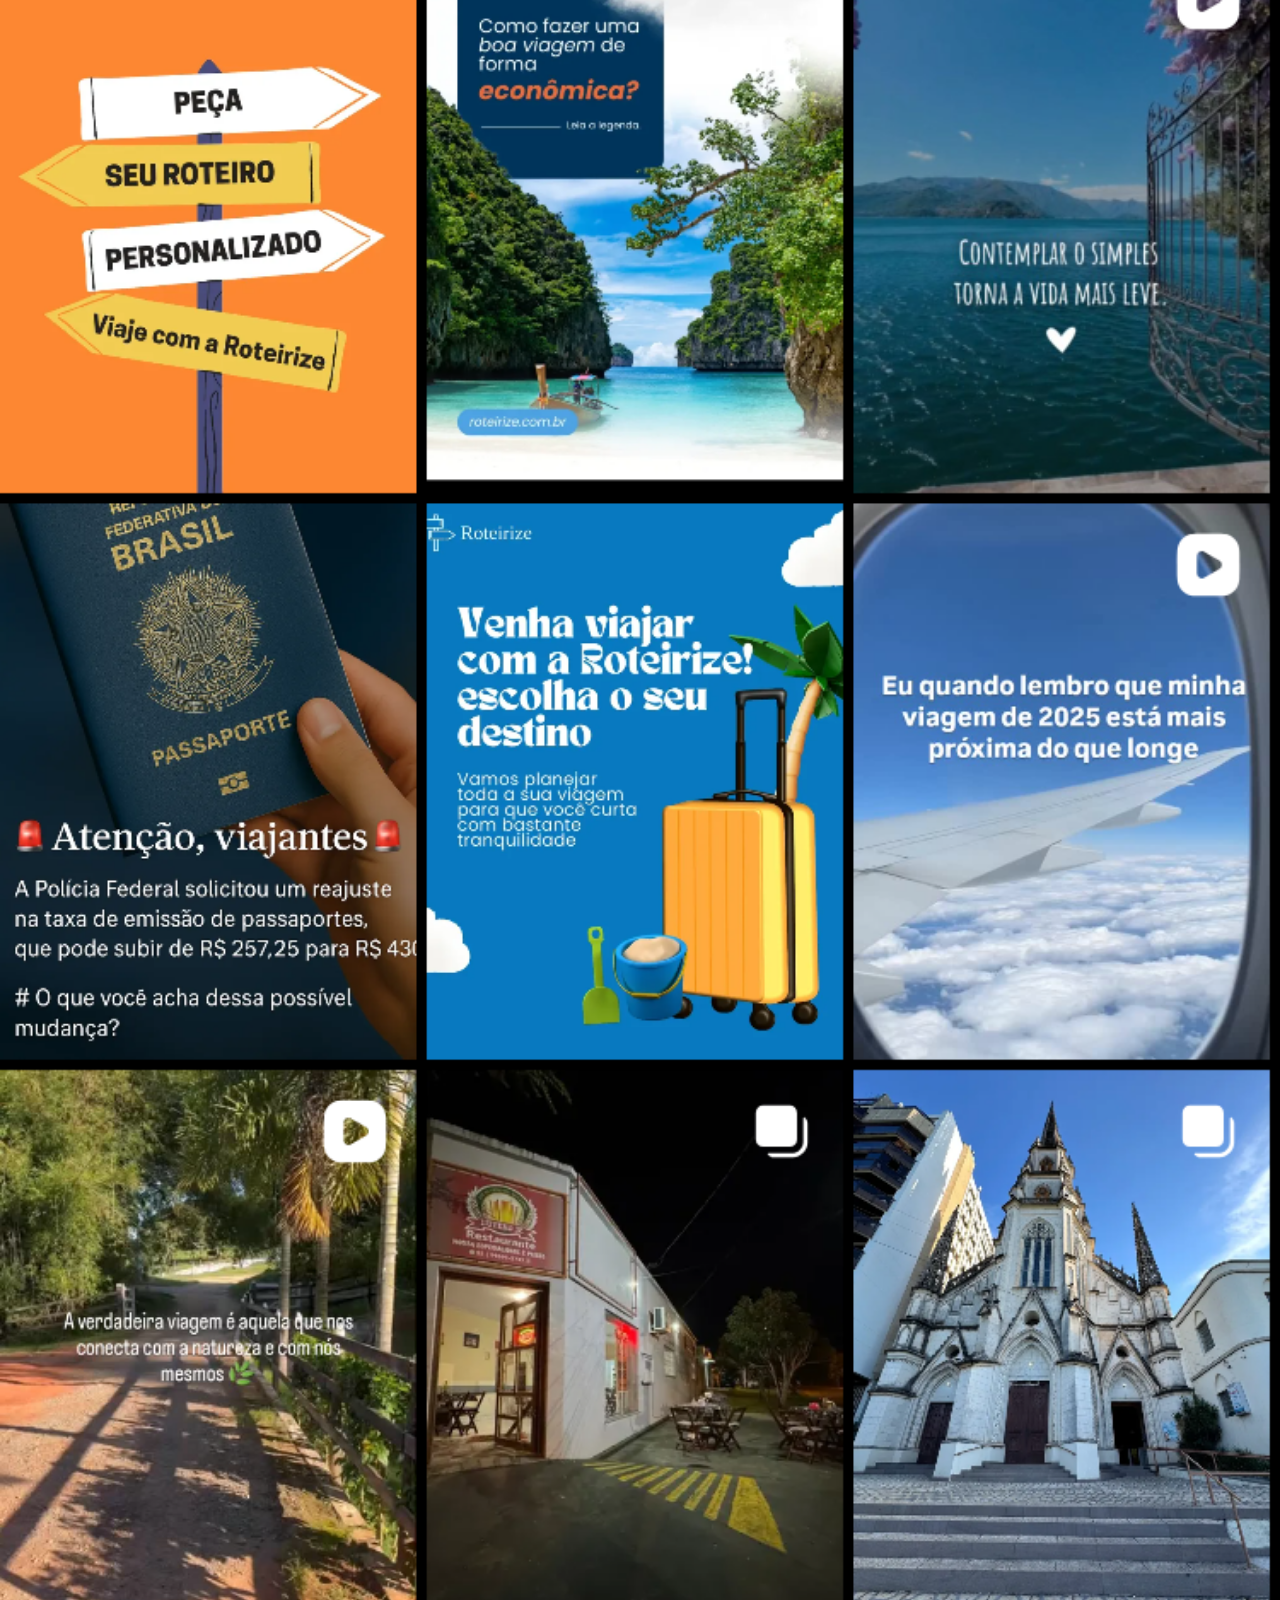
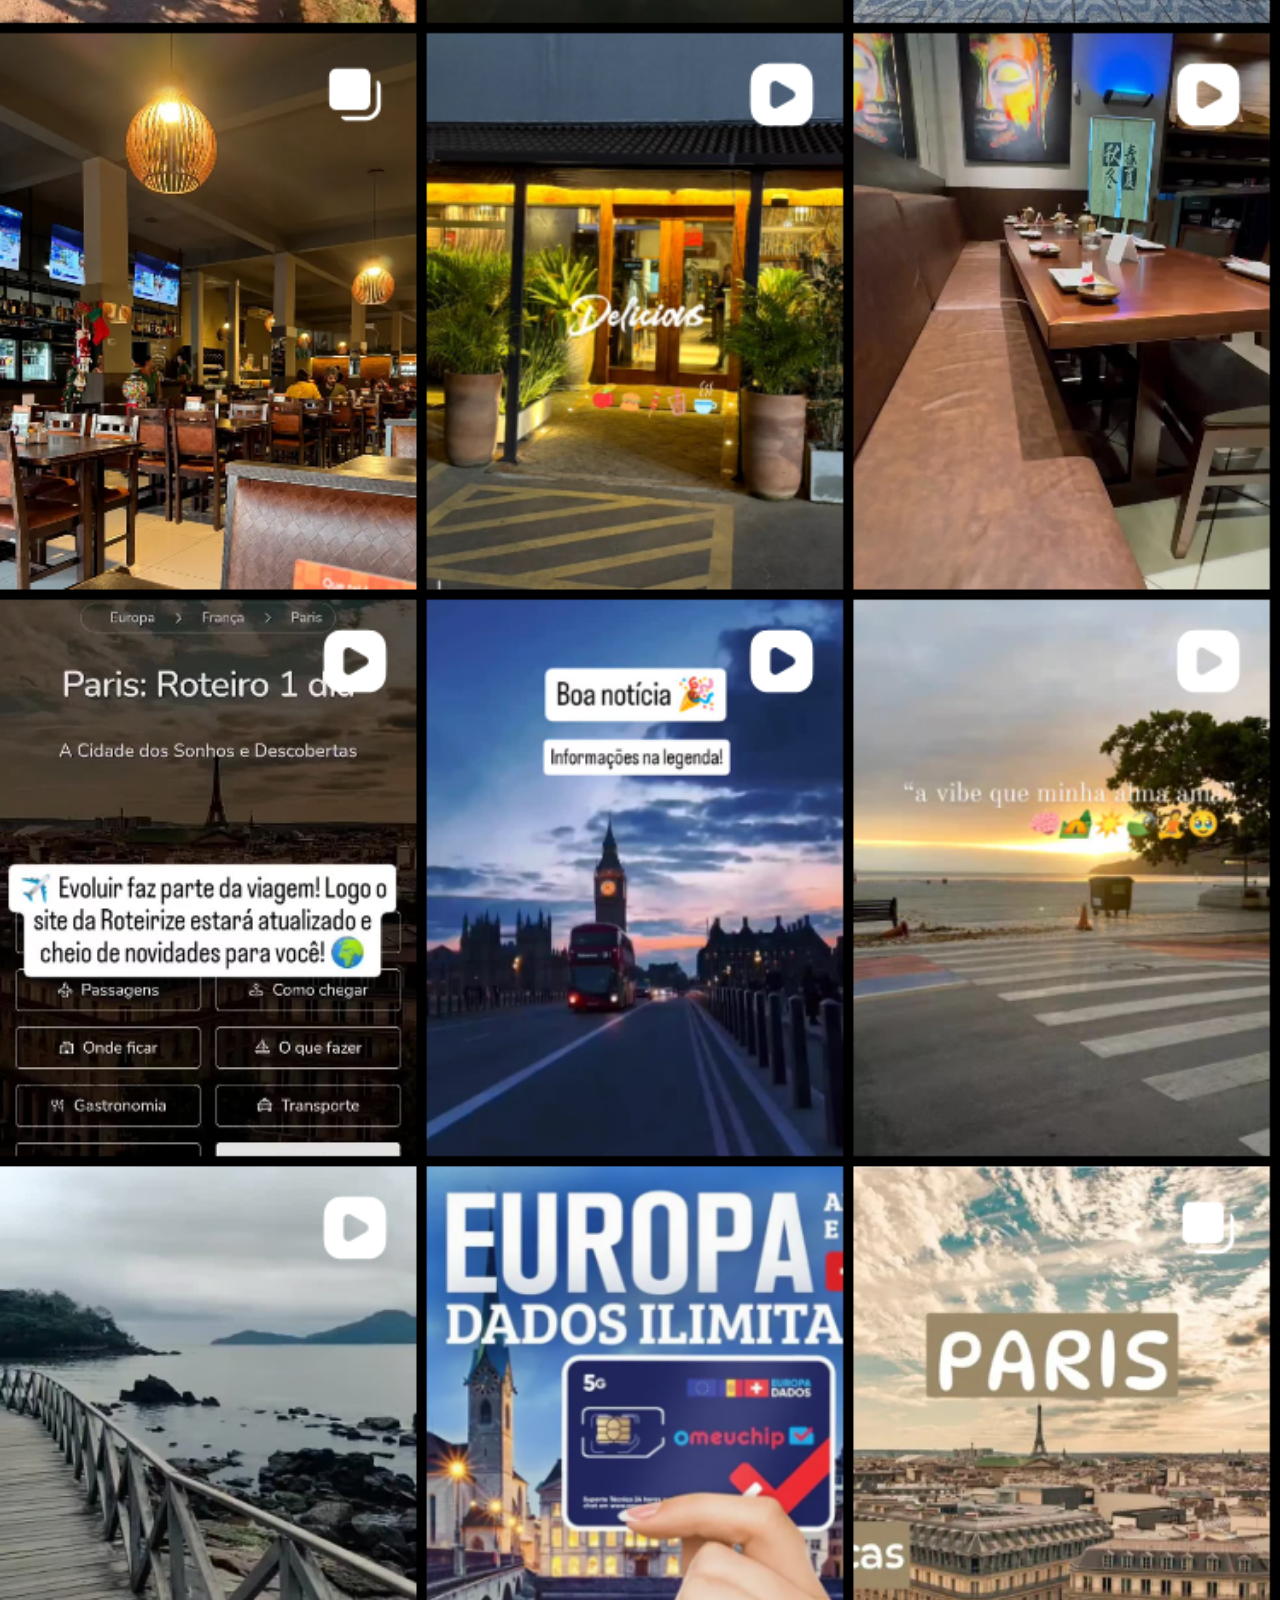
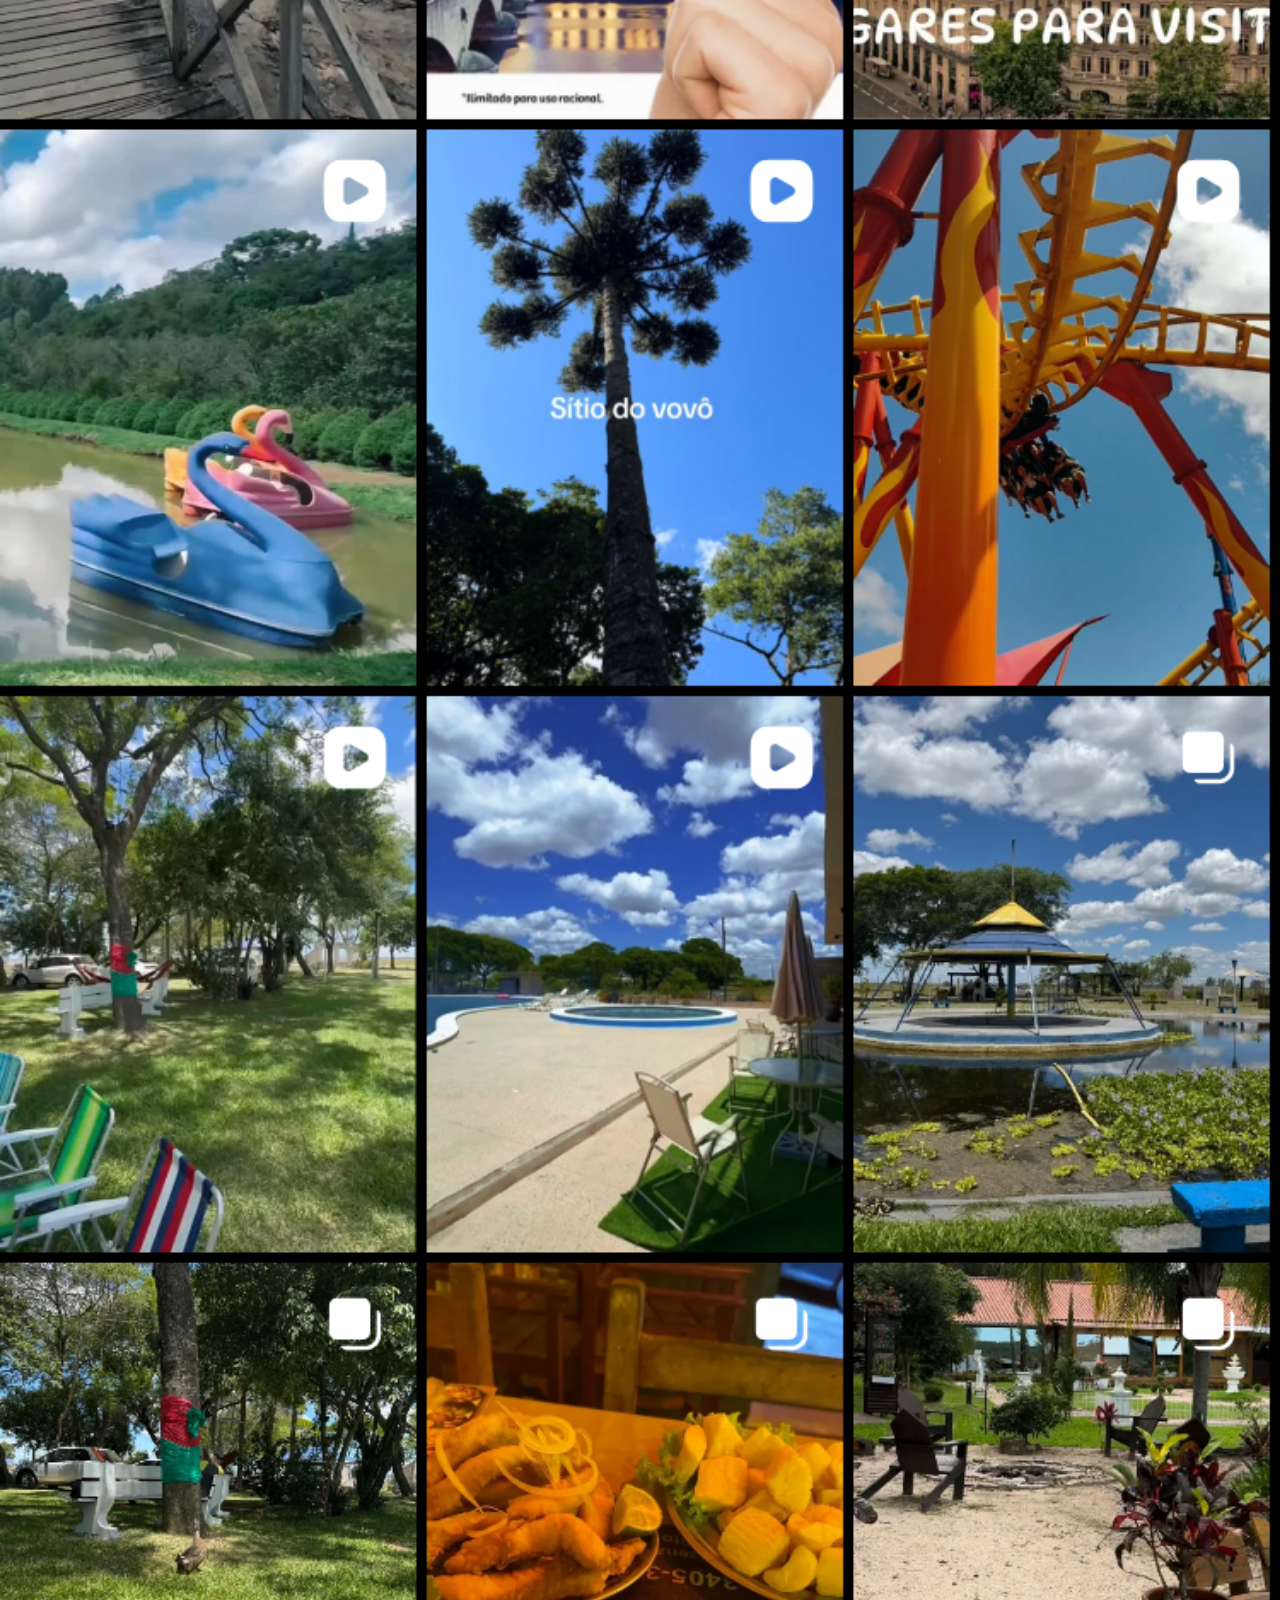
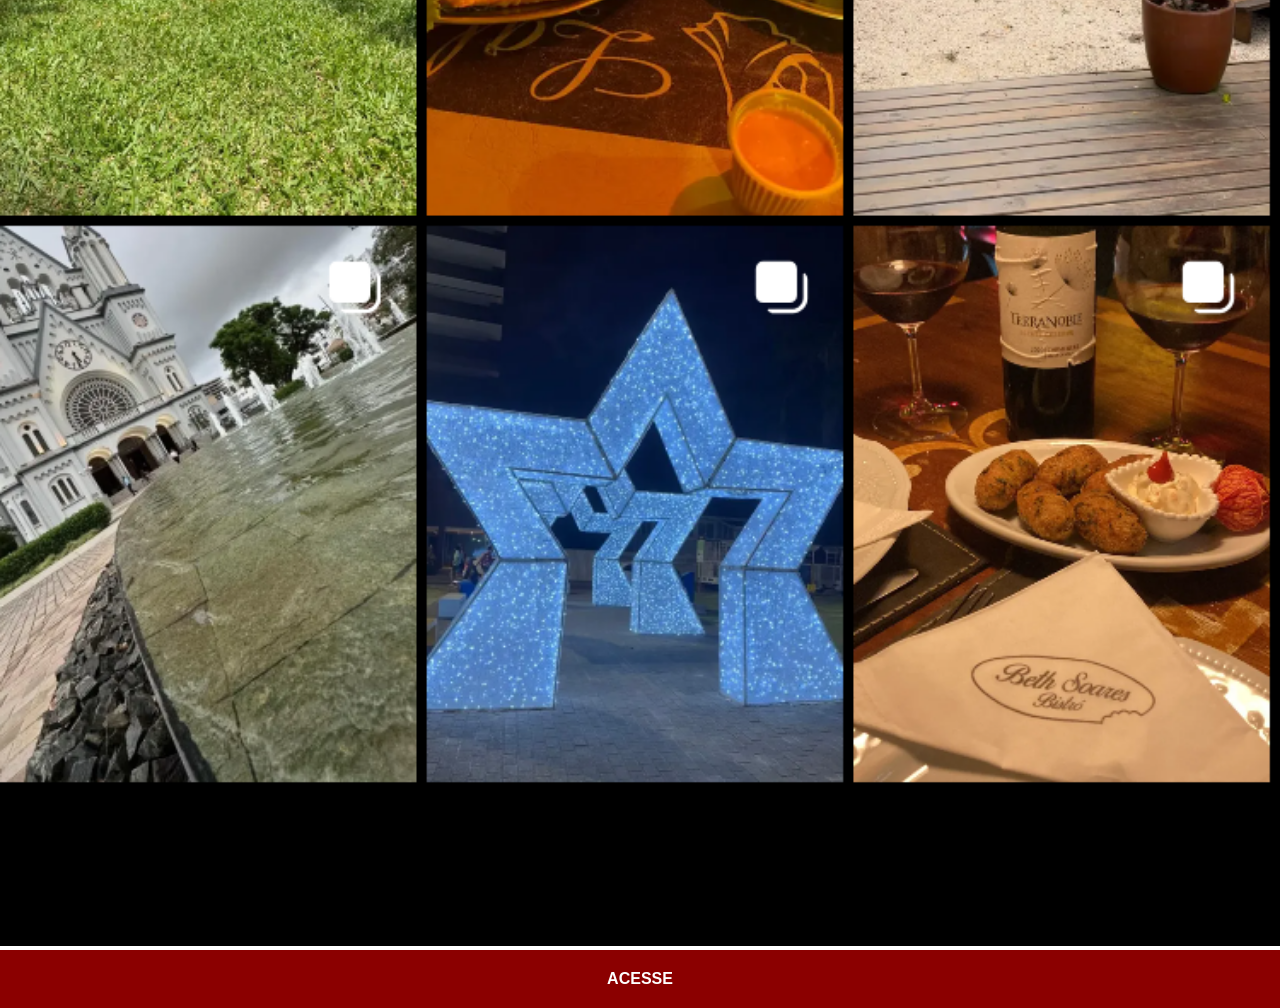
<file: instagram.html>
<!DOCTYPE html>
<html lang="pt-br">
  <head>
    <meta charset="UTF-8" />
    <meta name="viewport" content="width=device-width, initial-scale=1.0" />
    <title>Instagram</title>
    <link rel="stylesheet" href="estilos/social.css" />
  </head>
  <body>
    <img src="images/tela-instagram.png" alt="Instagram" />
    <a href="https://www.instagram.com/roteirizeoficial/" target="_blank">ACESSE</a>
  </body>
</html>
</file>
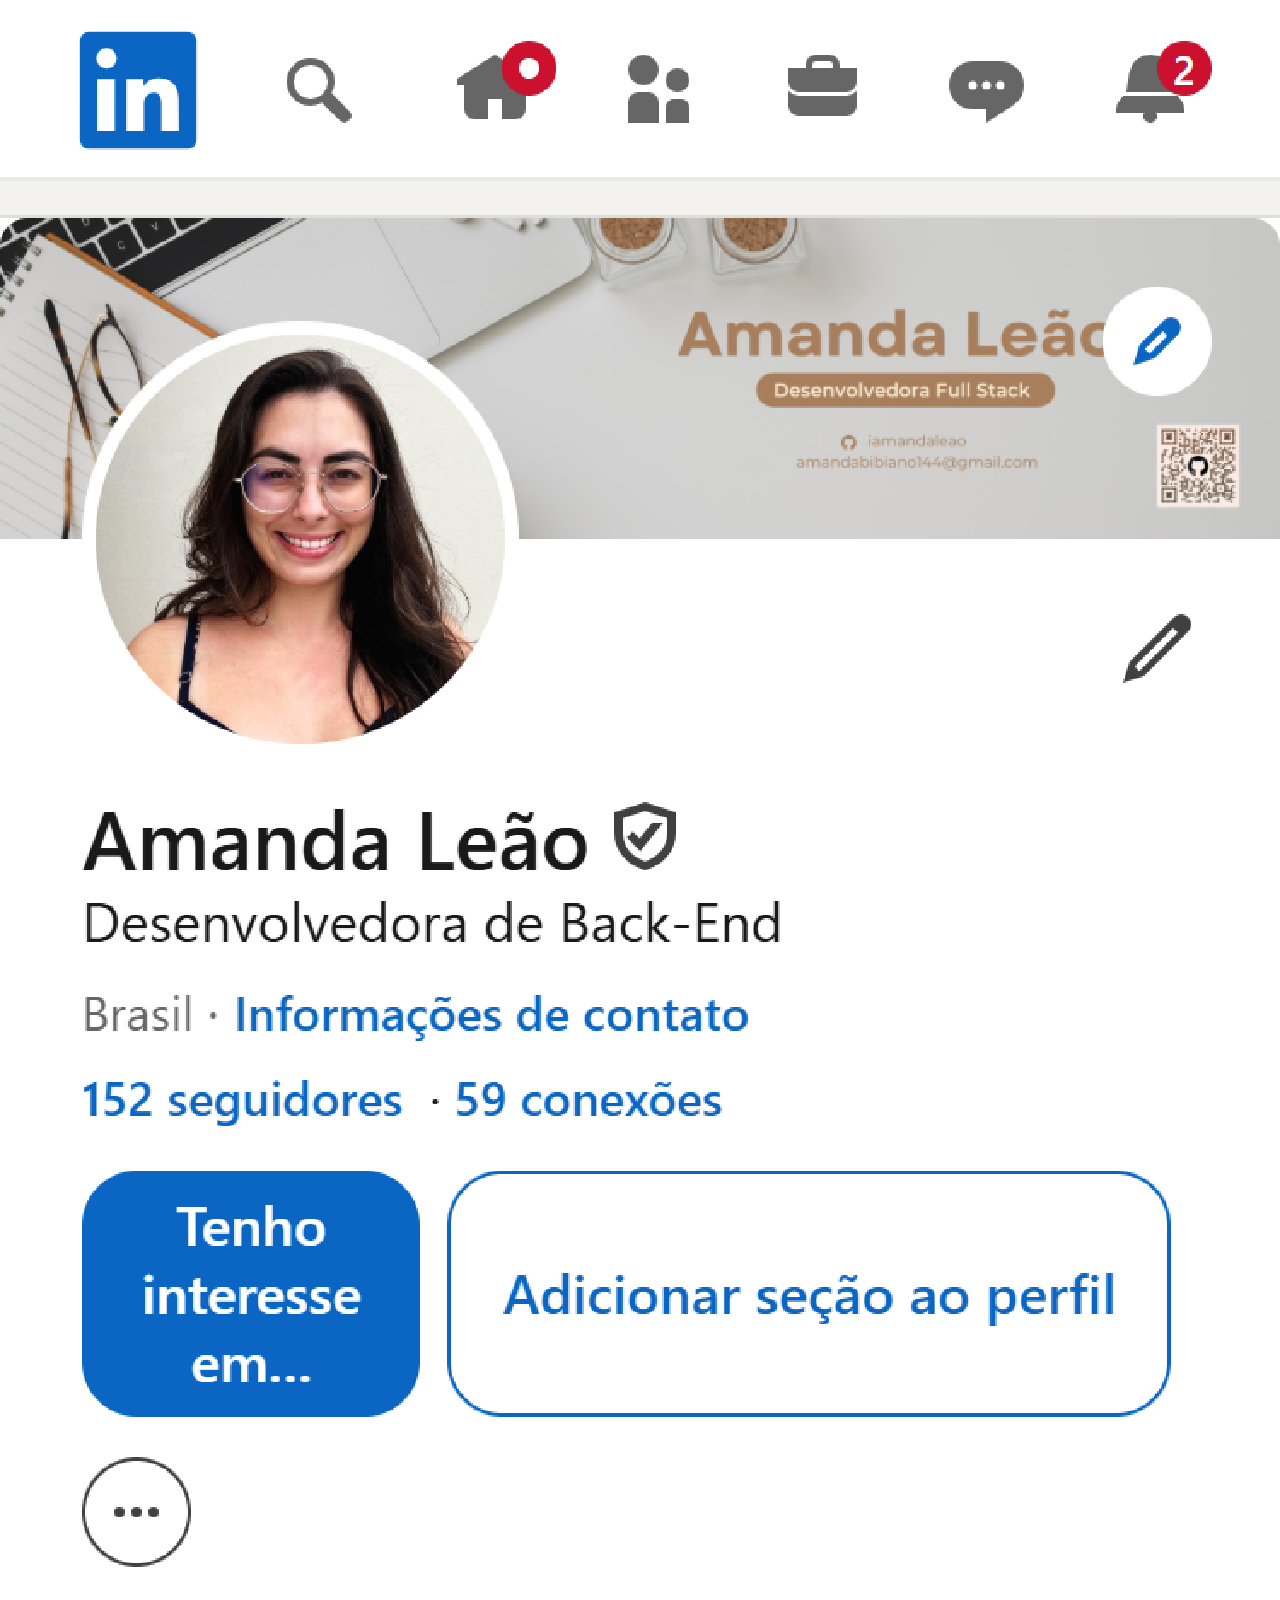
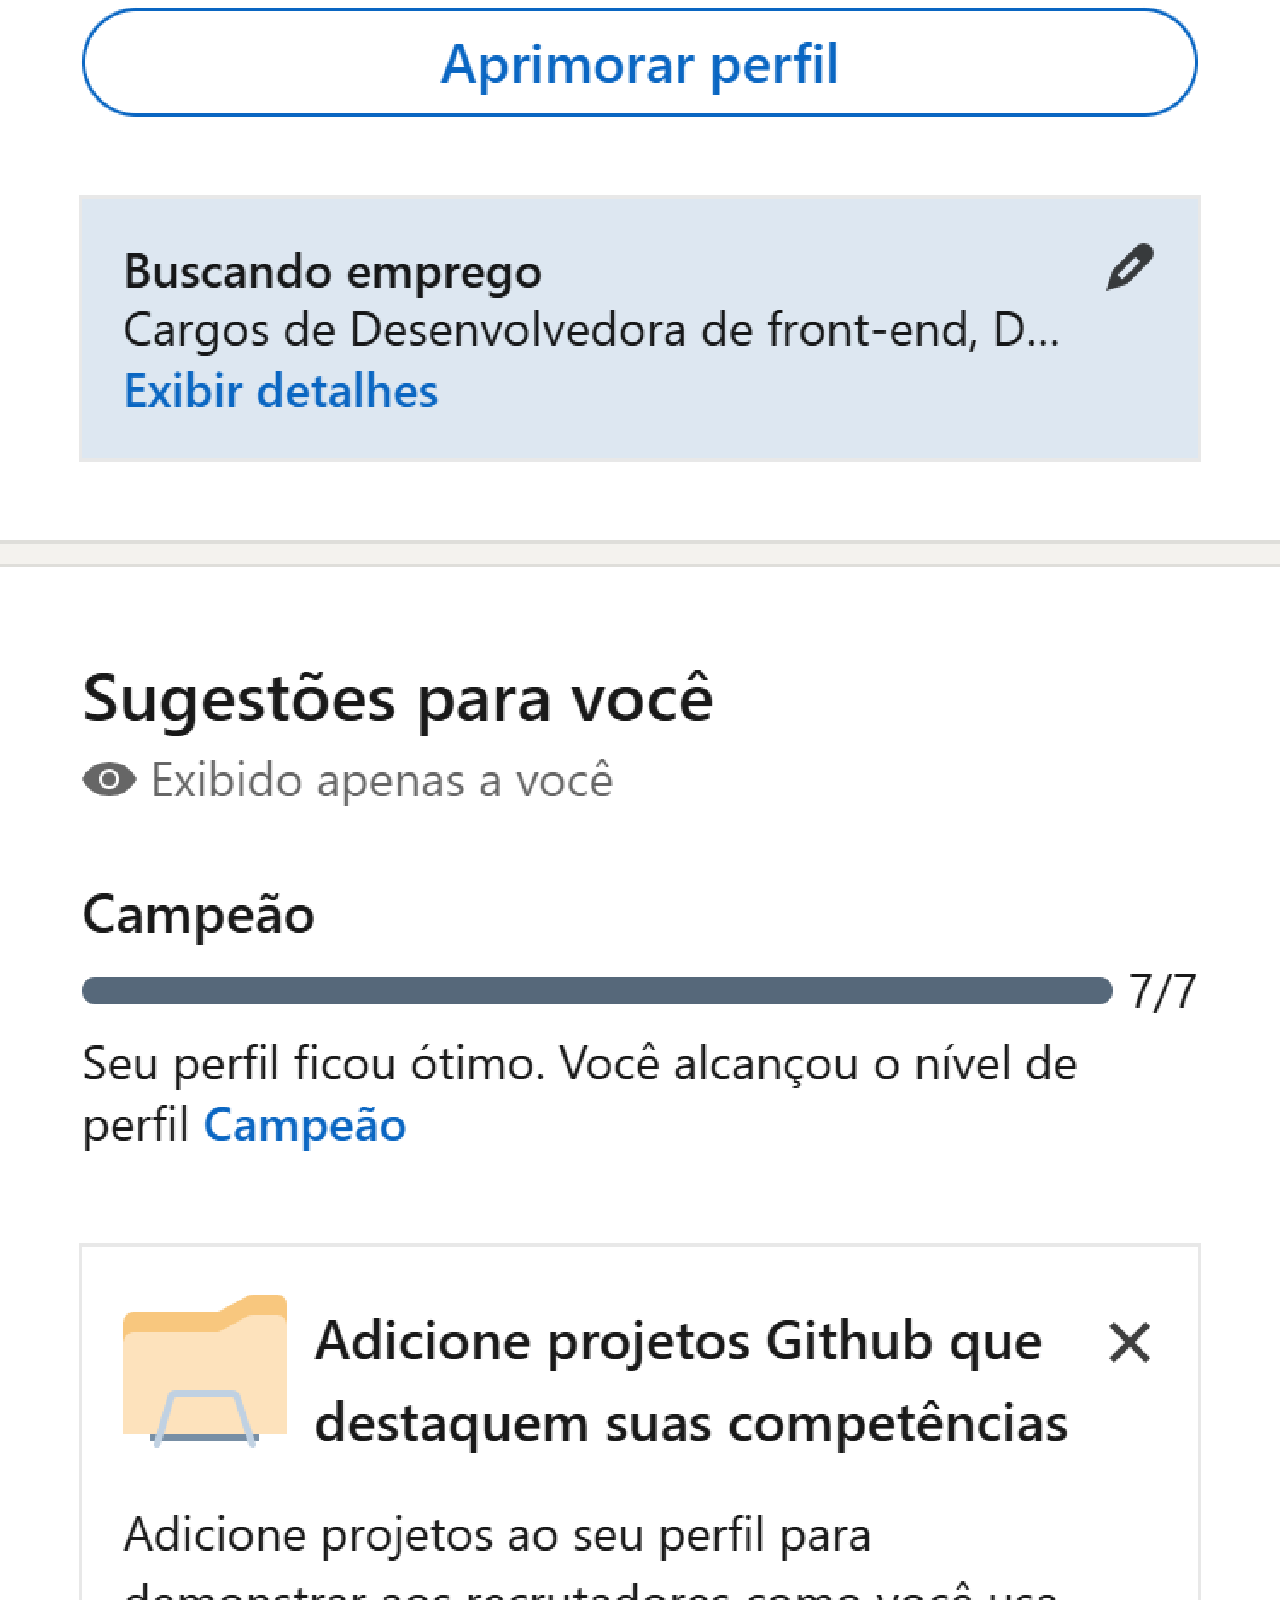
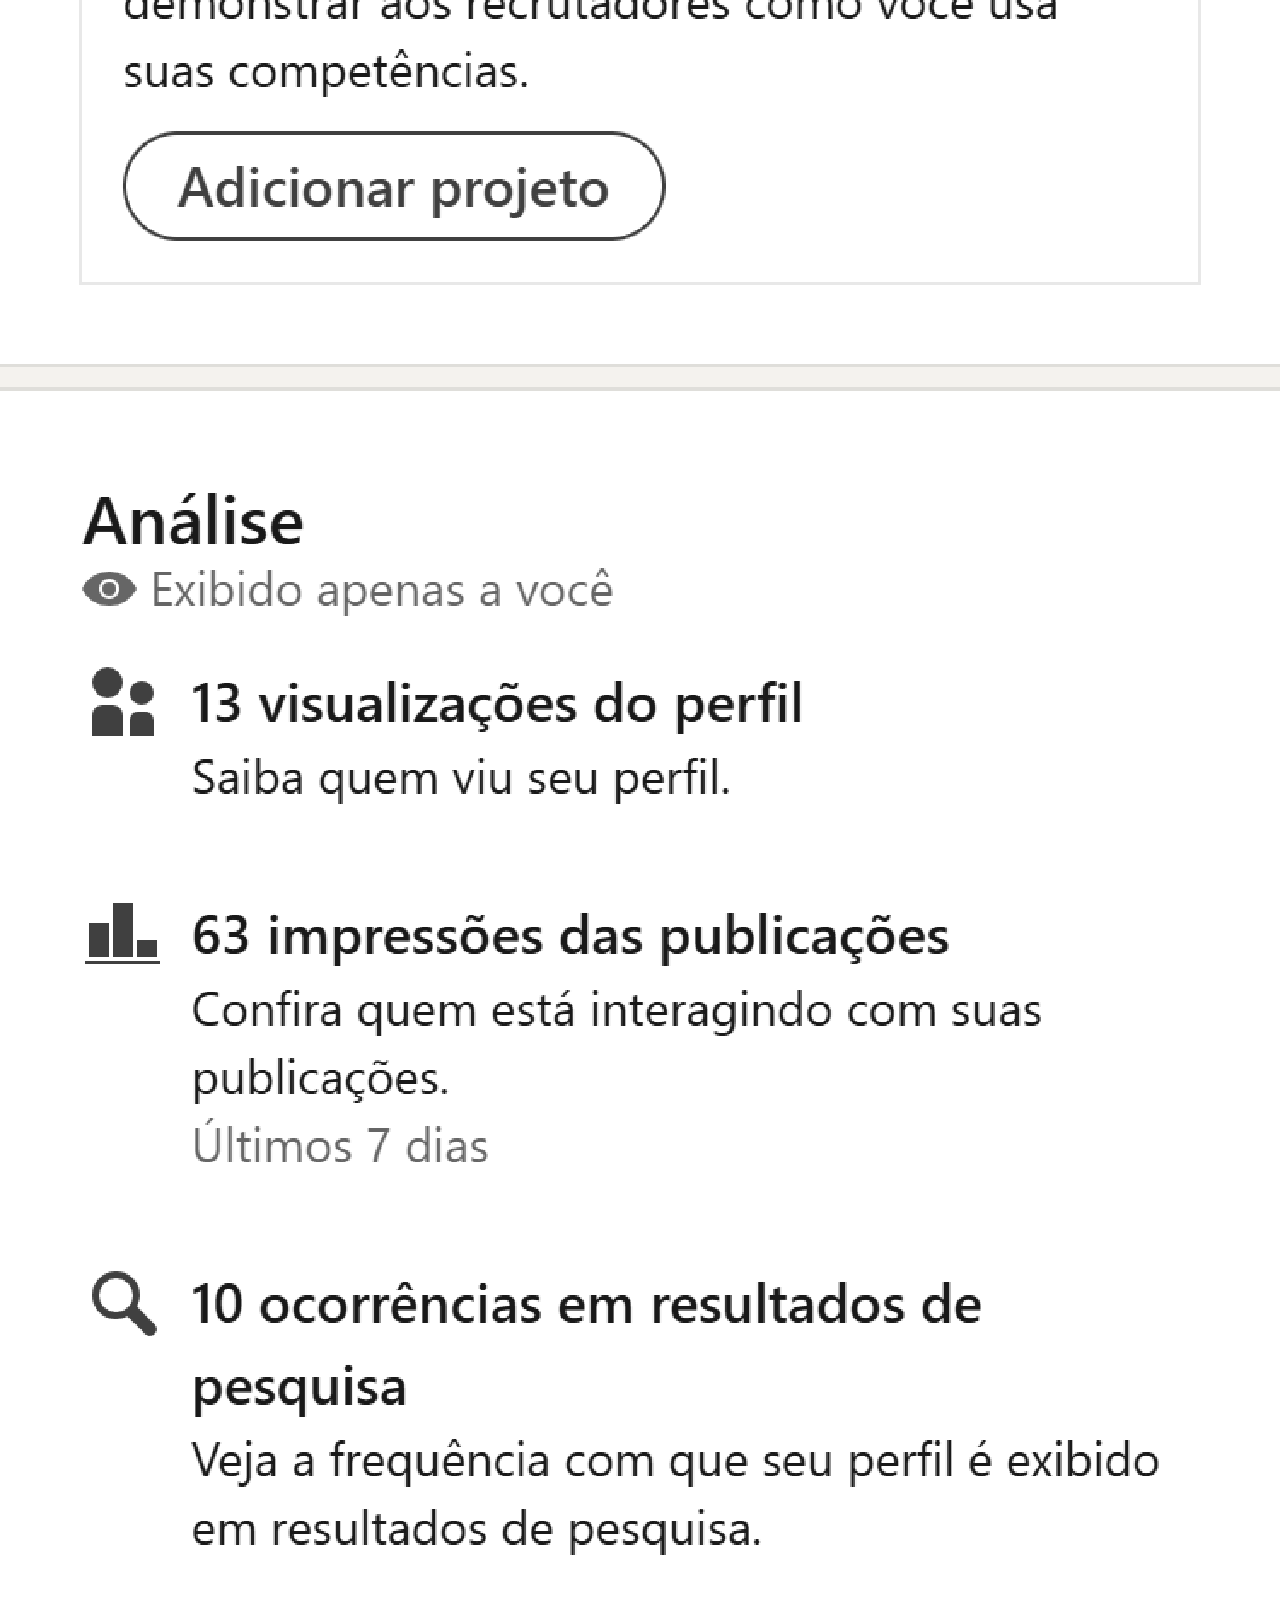
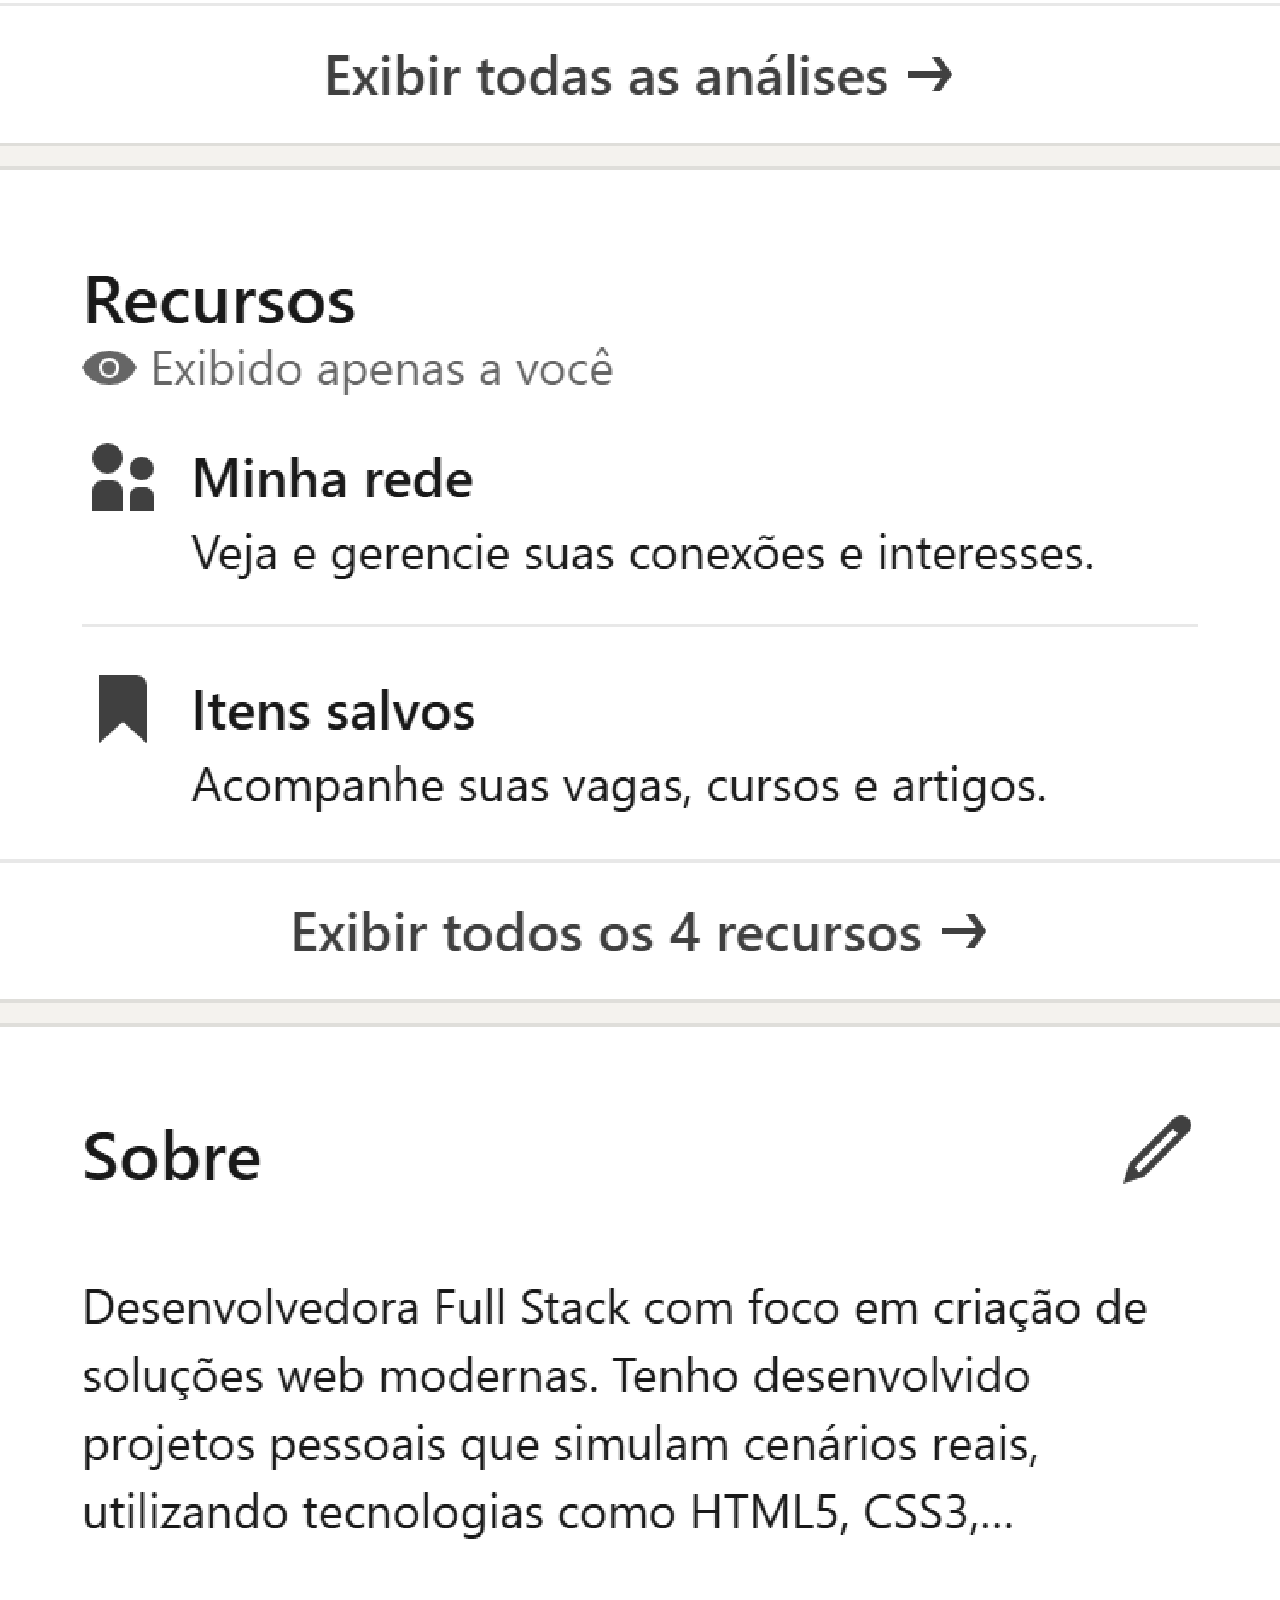
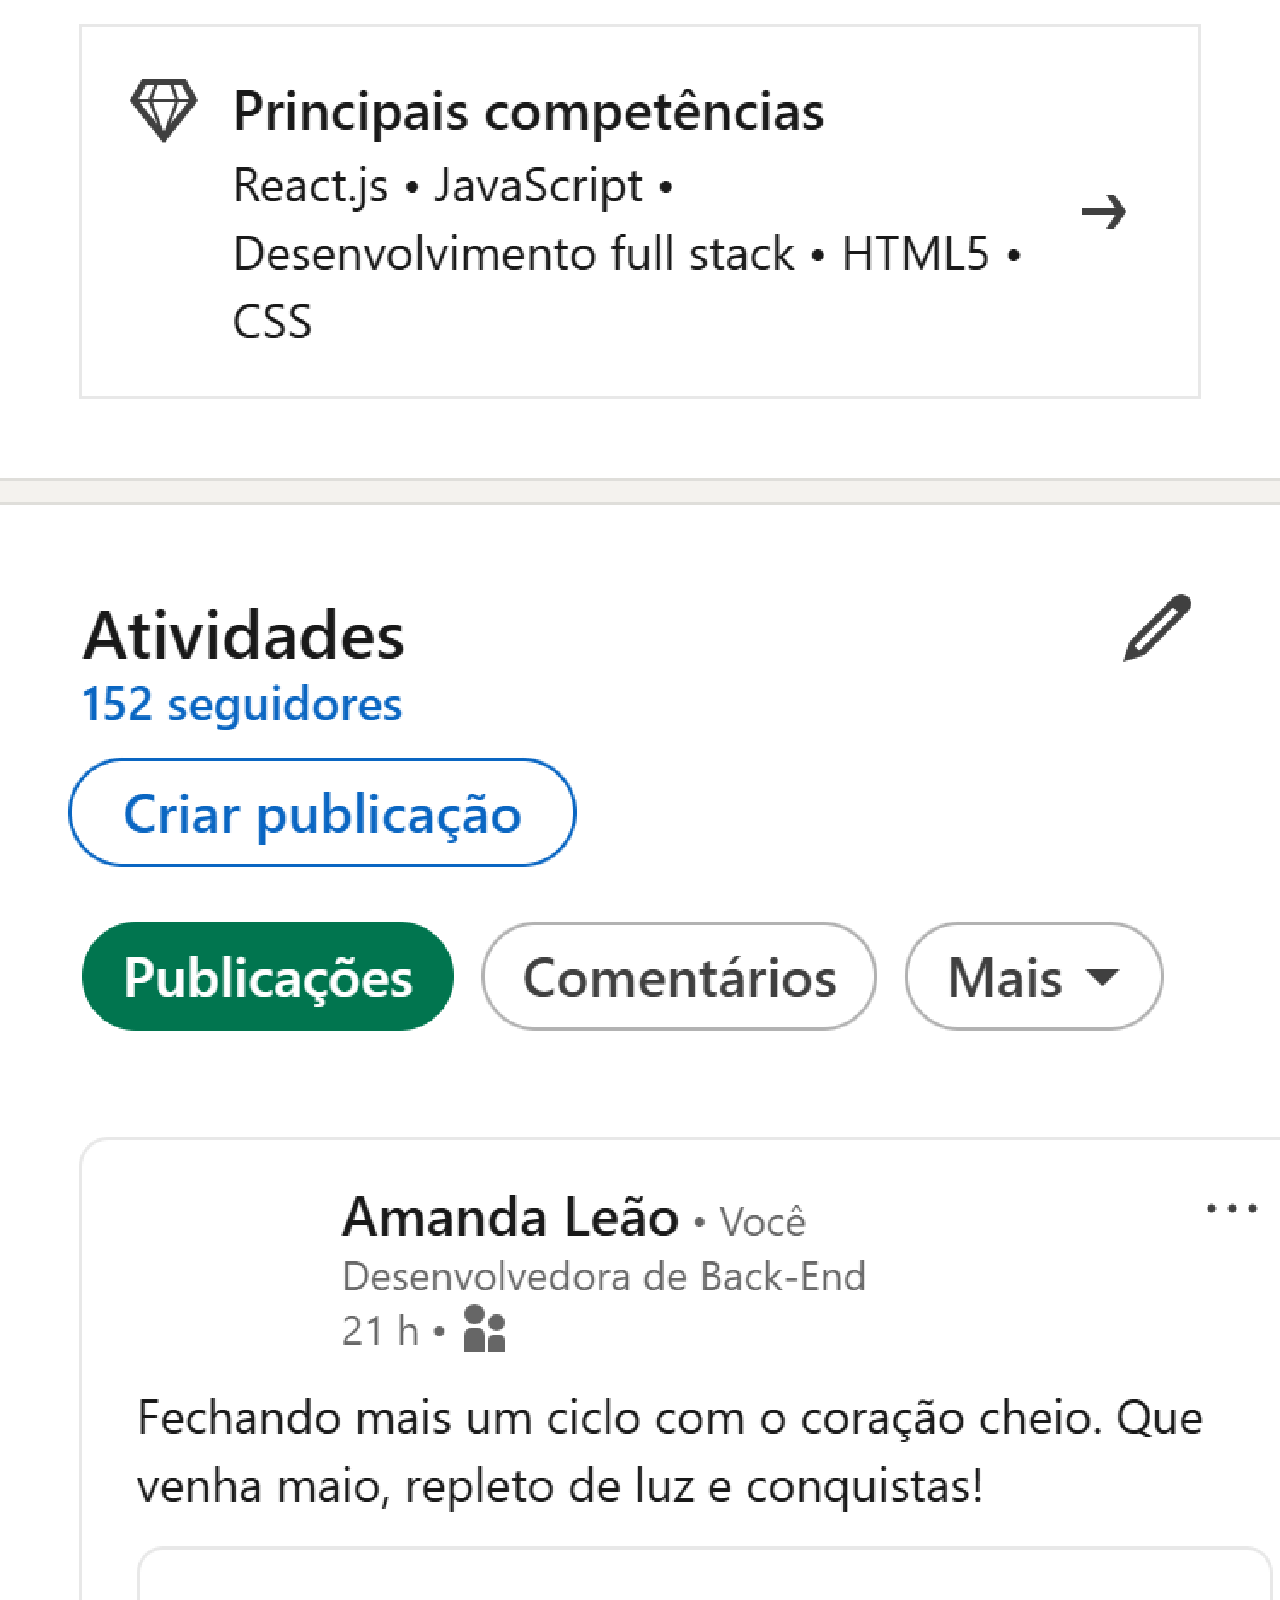
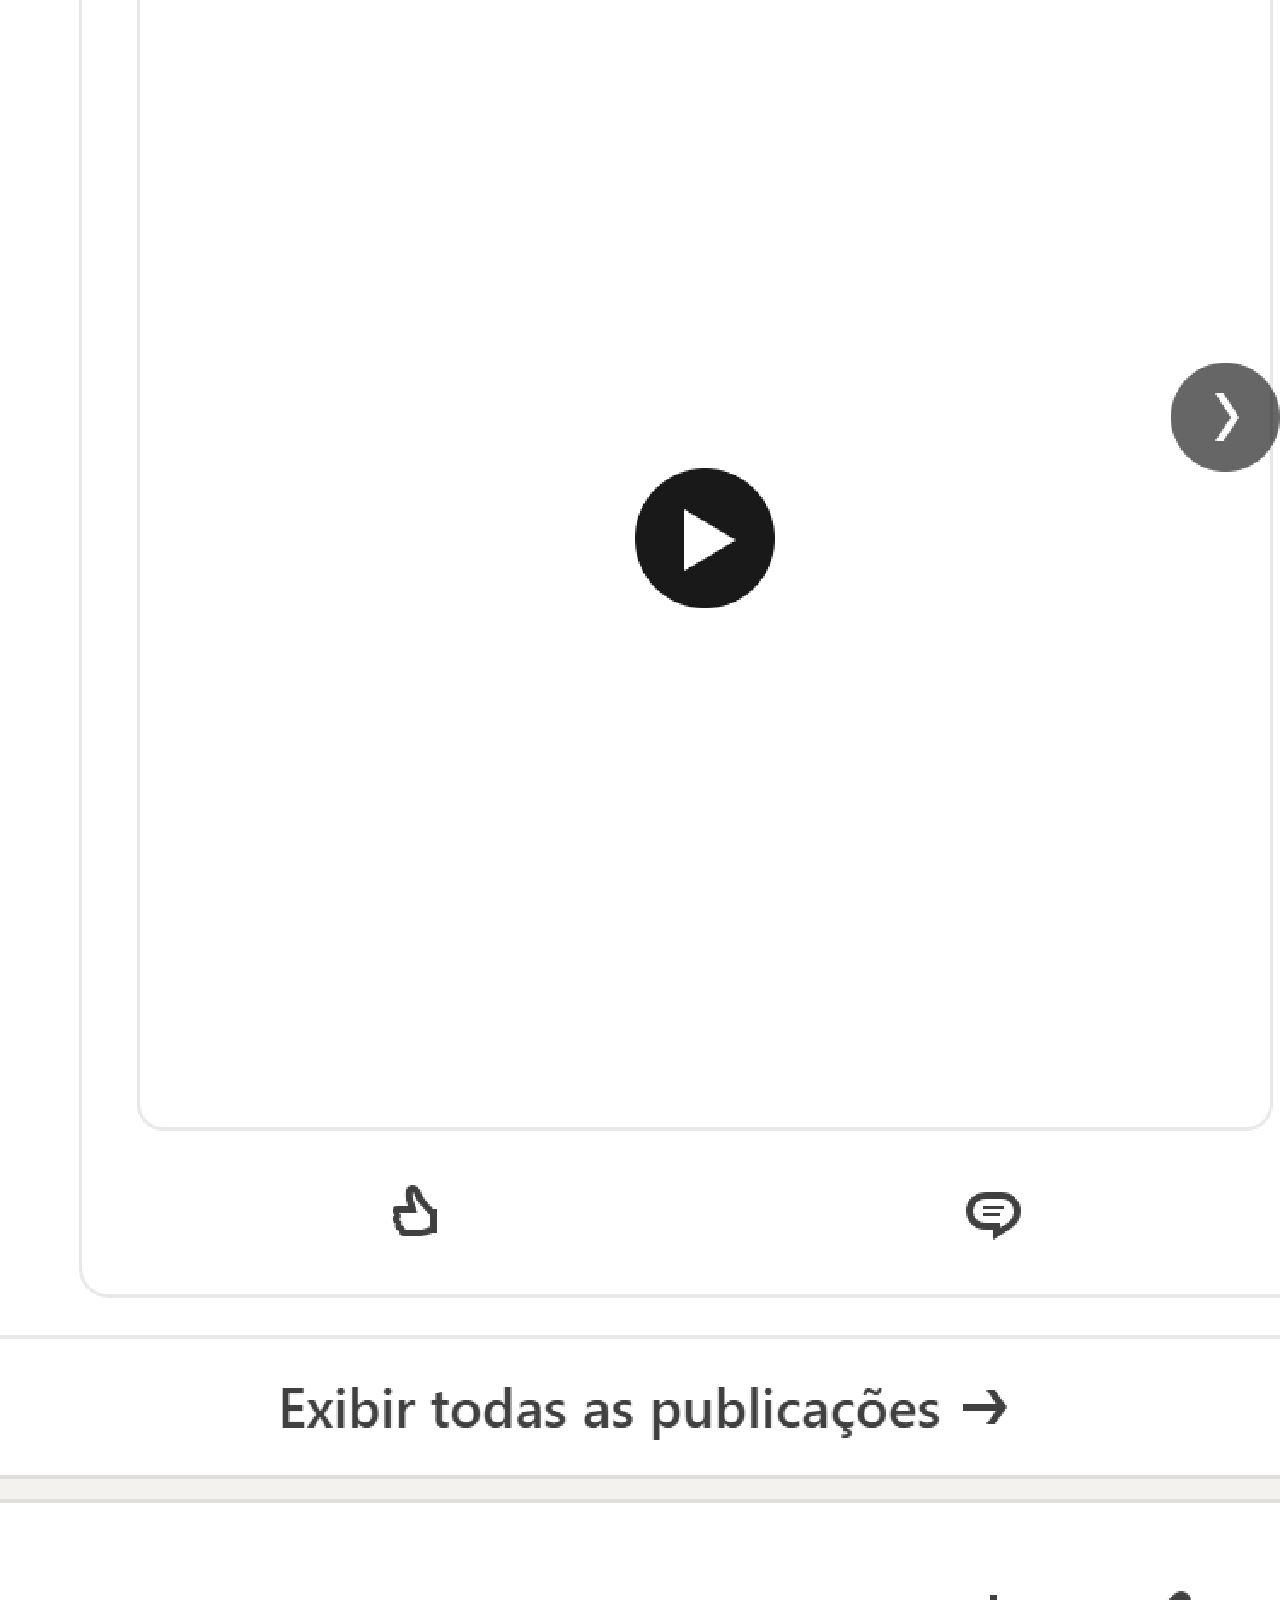
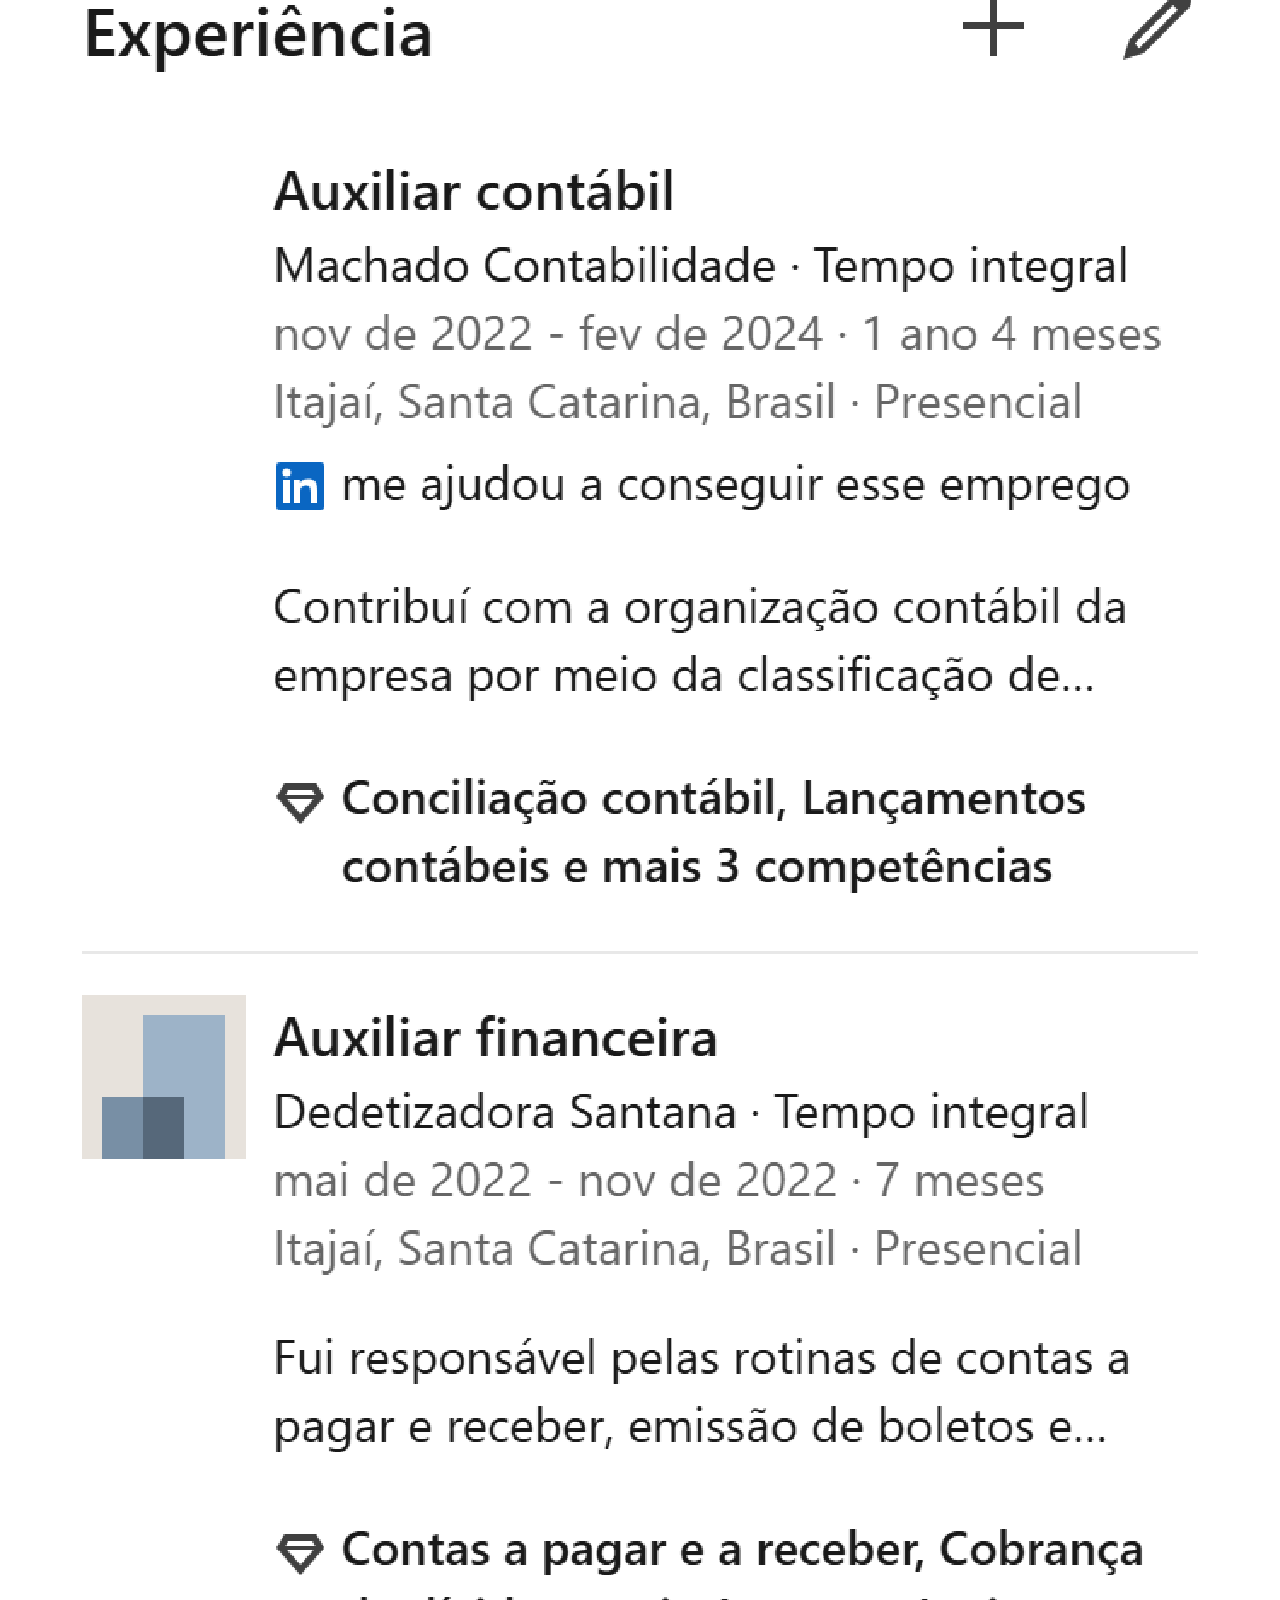
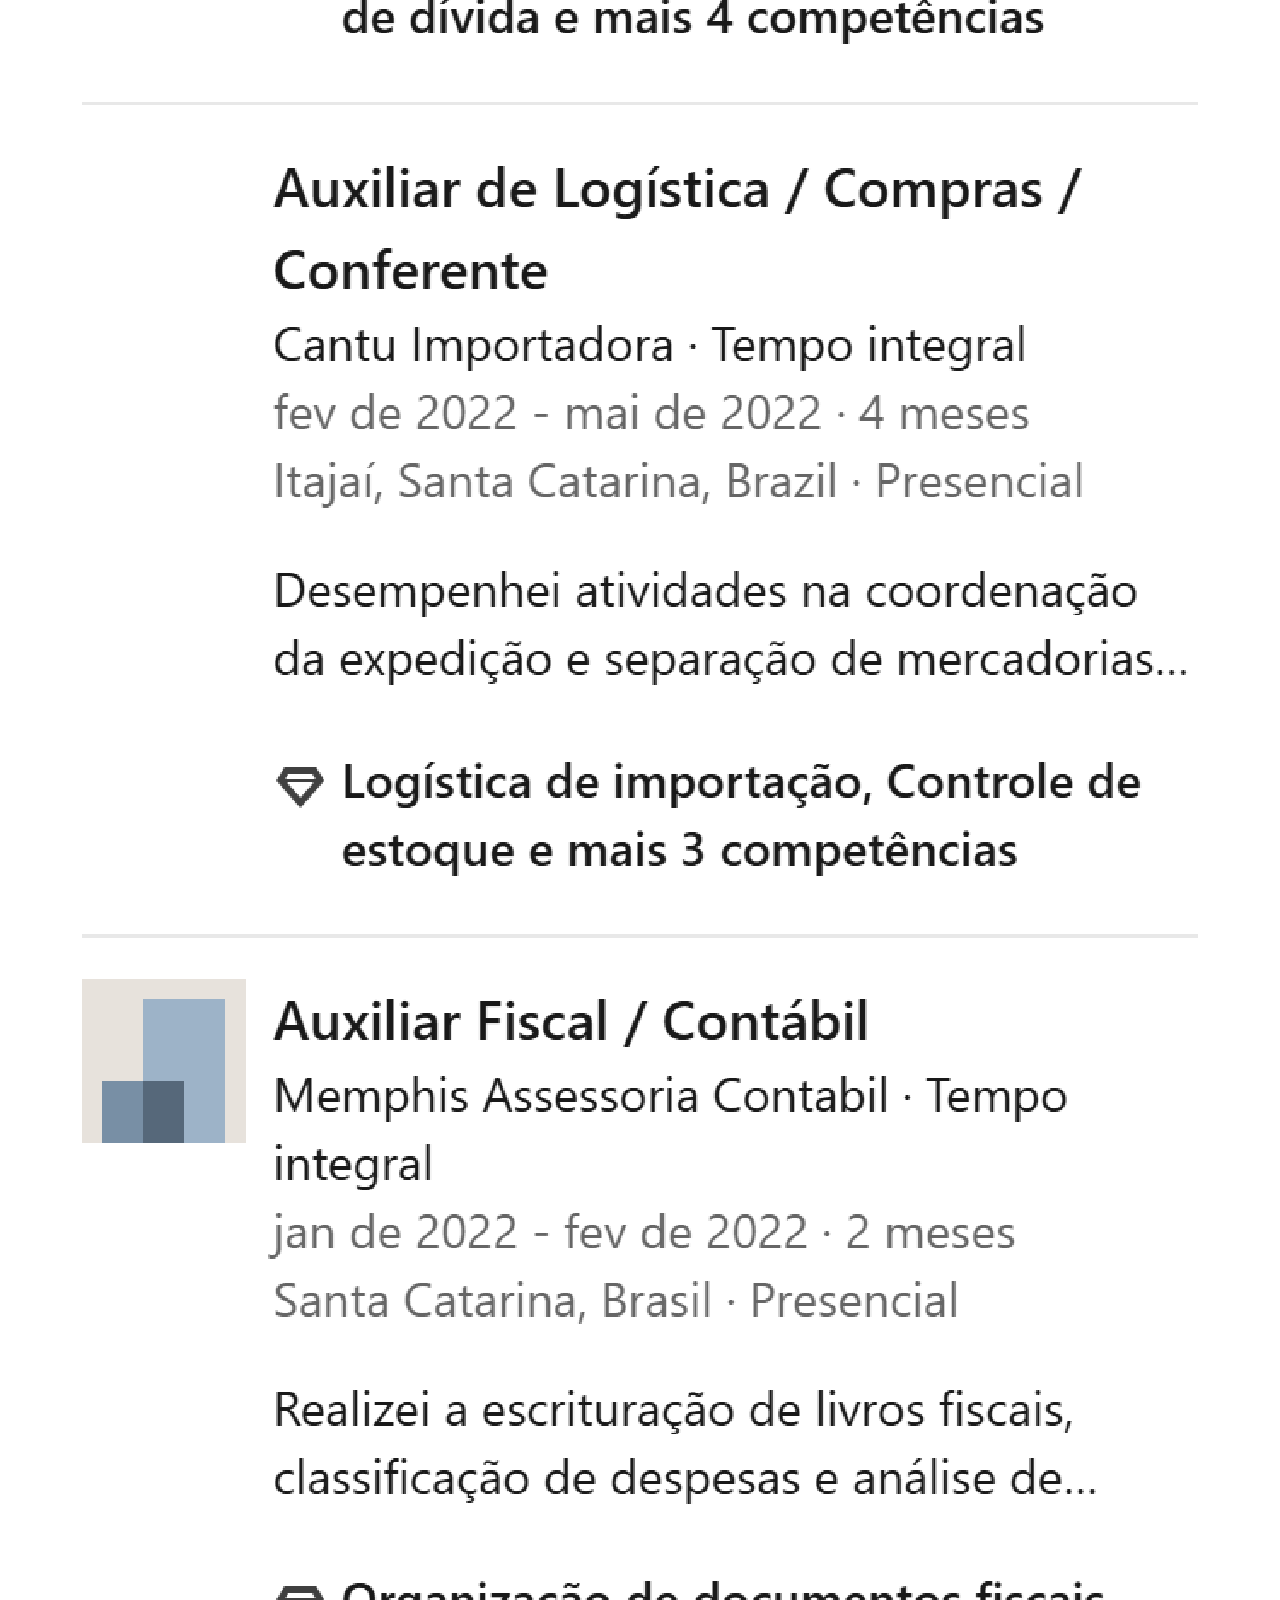
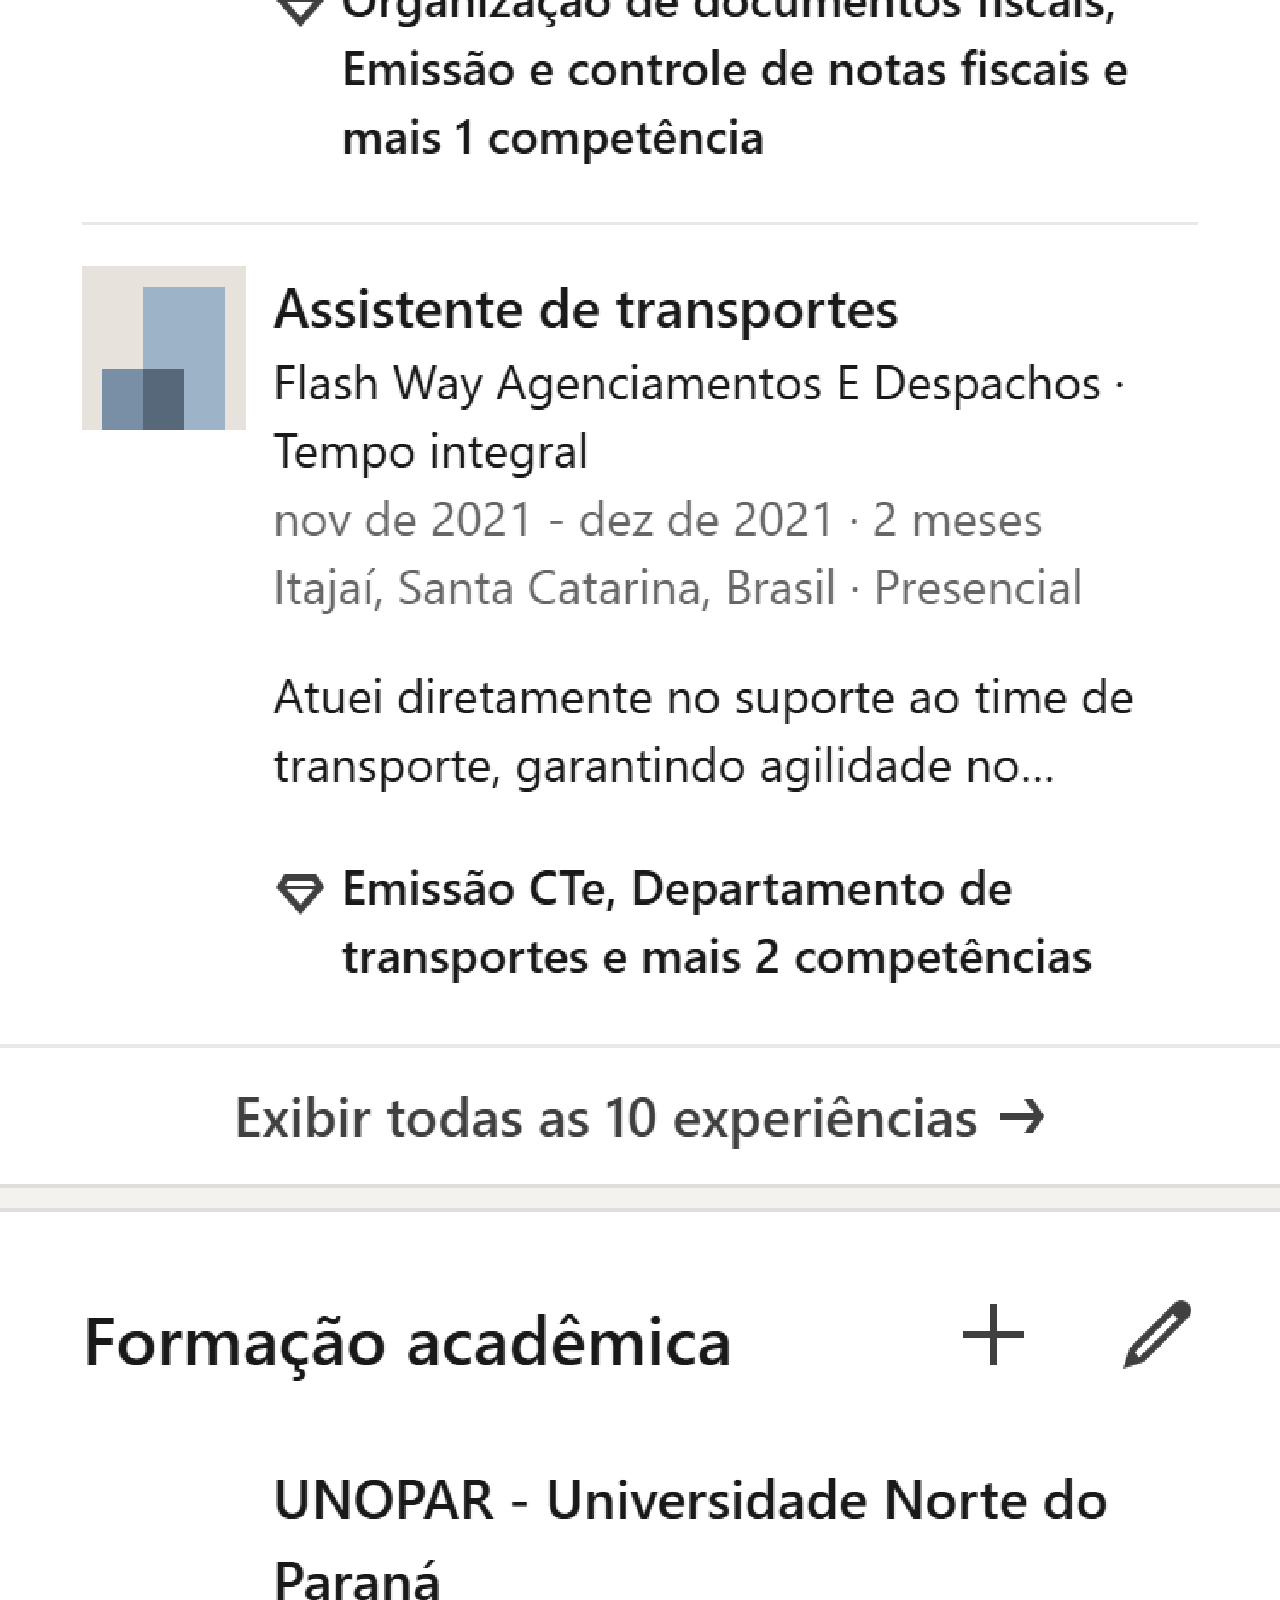
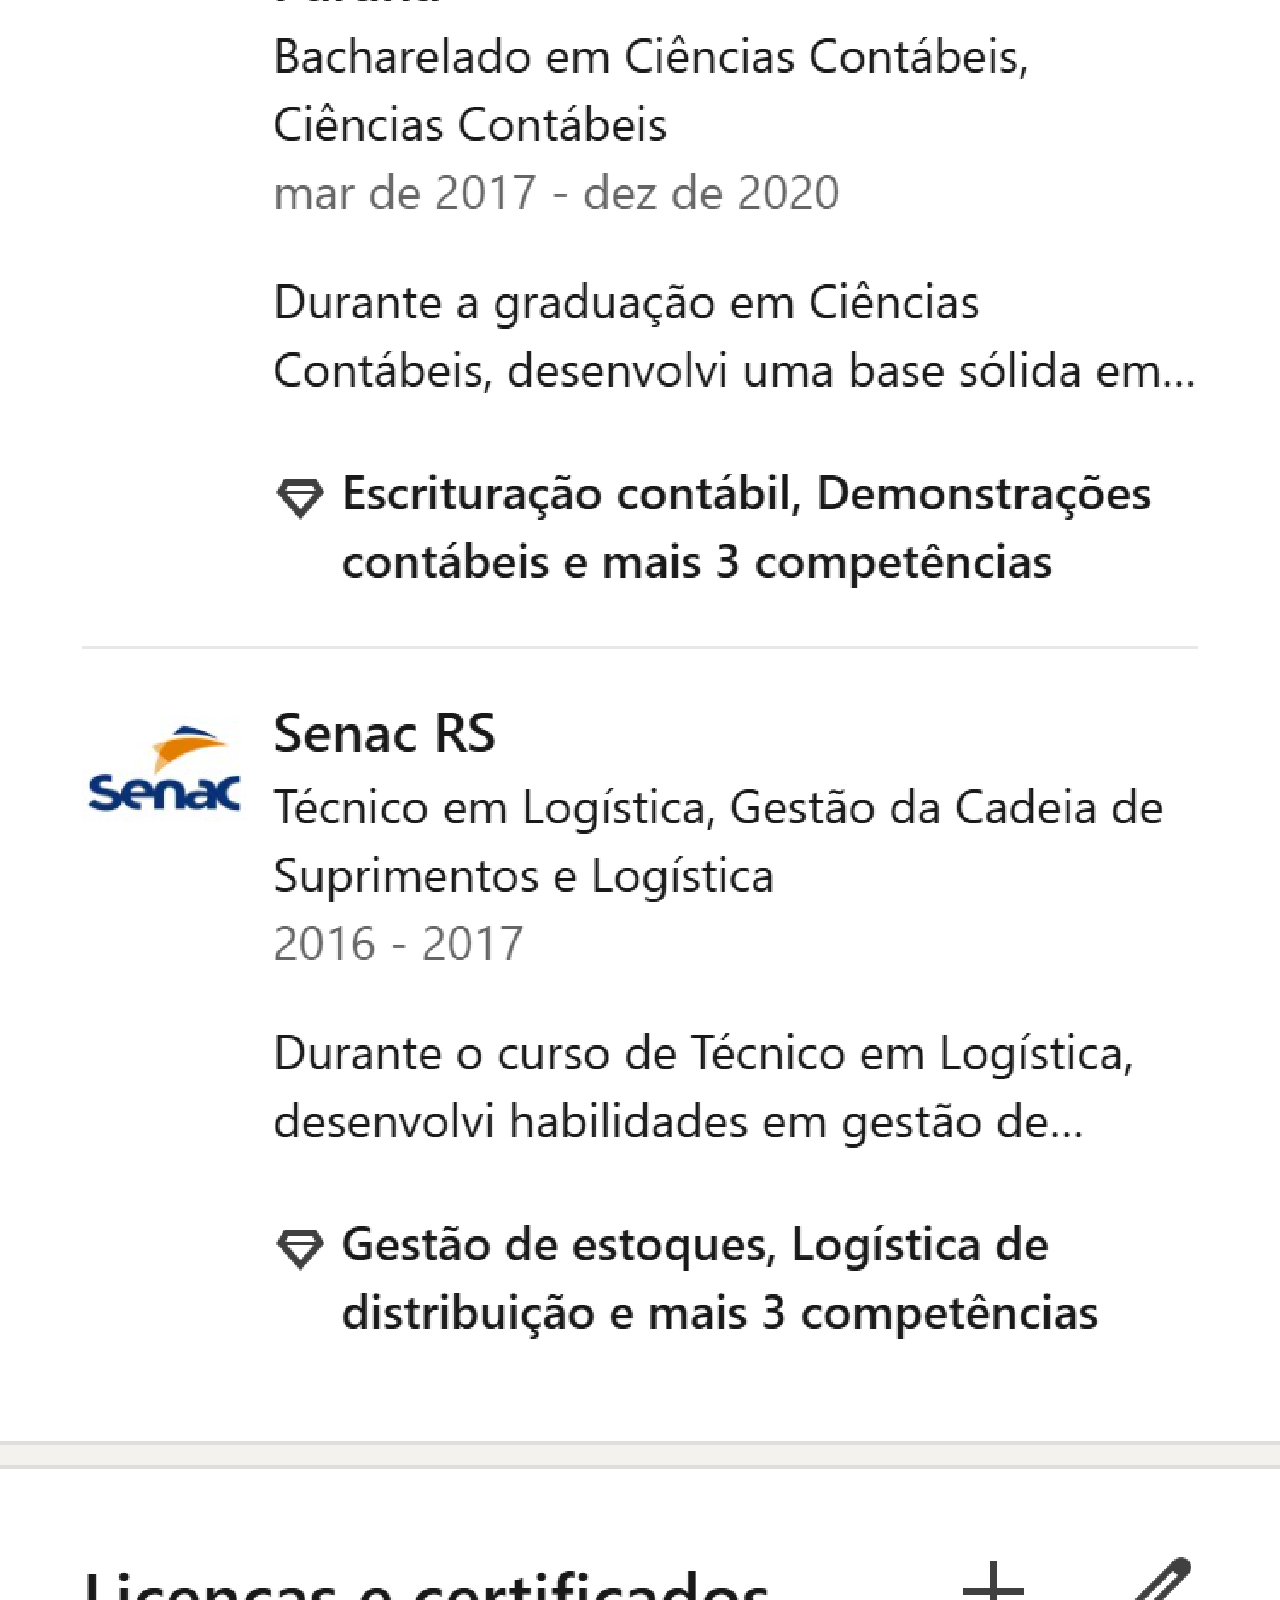
<file: linkedin.html>
<!DOCTYPE html>
<html lang="pt-br">
  <head>
    <meta charset="UTF-8" />
    <meta name="viewport" content="width=device-width, initial-scale=1.0" />
    <title>Linkedin</title>
    <link rel="stylesheet" href="estilos/social.css" />
  </head>
  <body>
    <img src="images/linkedin-amanda.png" alt="Linkedin" />
    <a href="https://www.linkedin.com/in/iamandaleao/" target="_blank">ACESSE</a>
  </body>
</html>
</file>
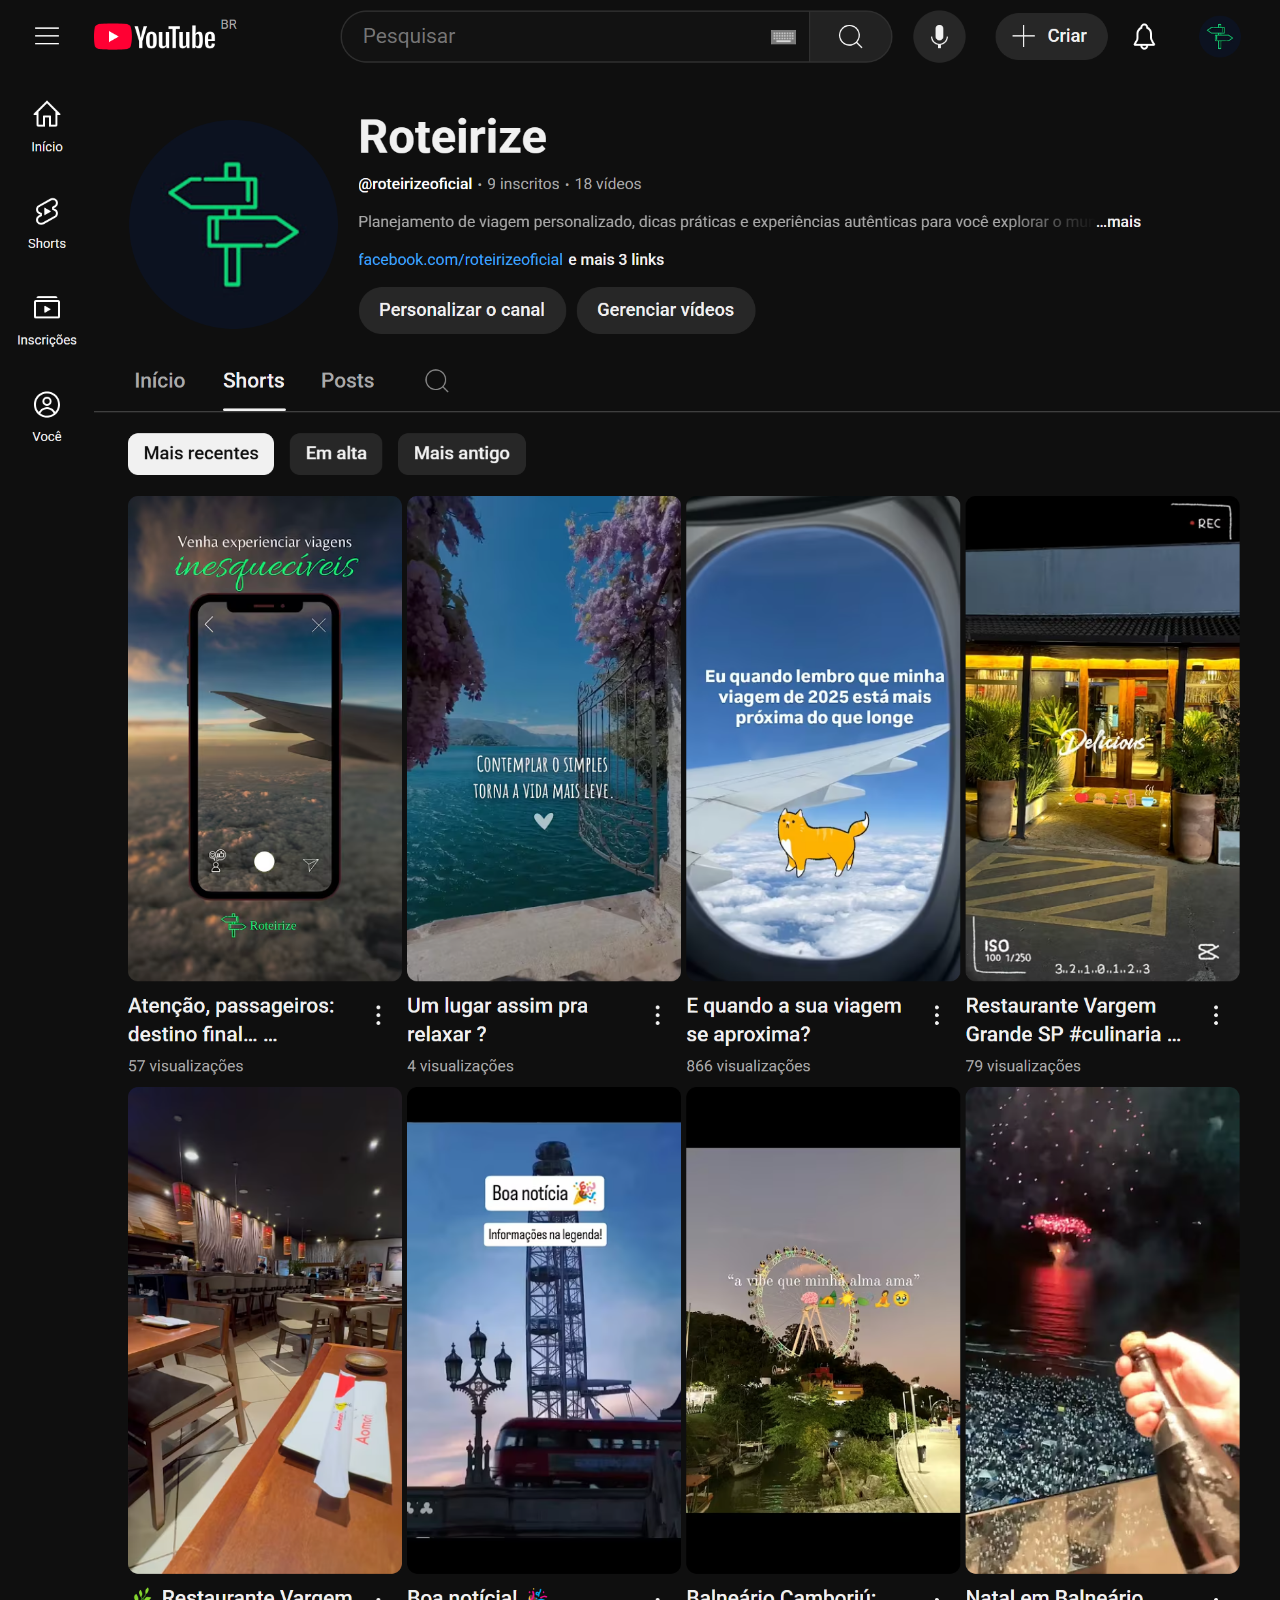
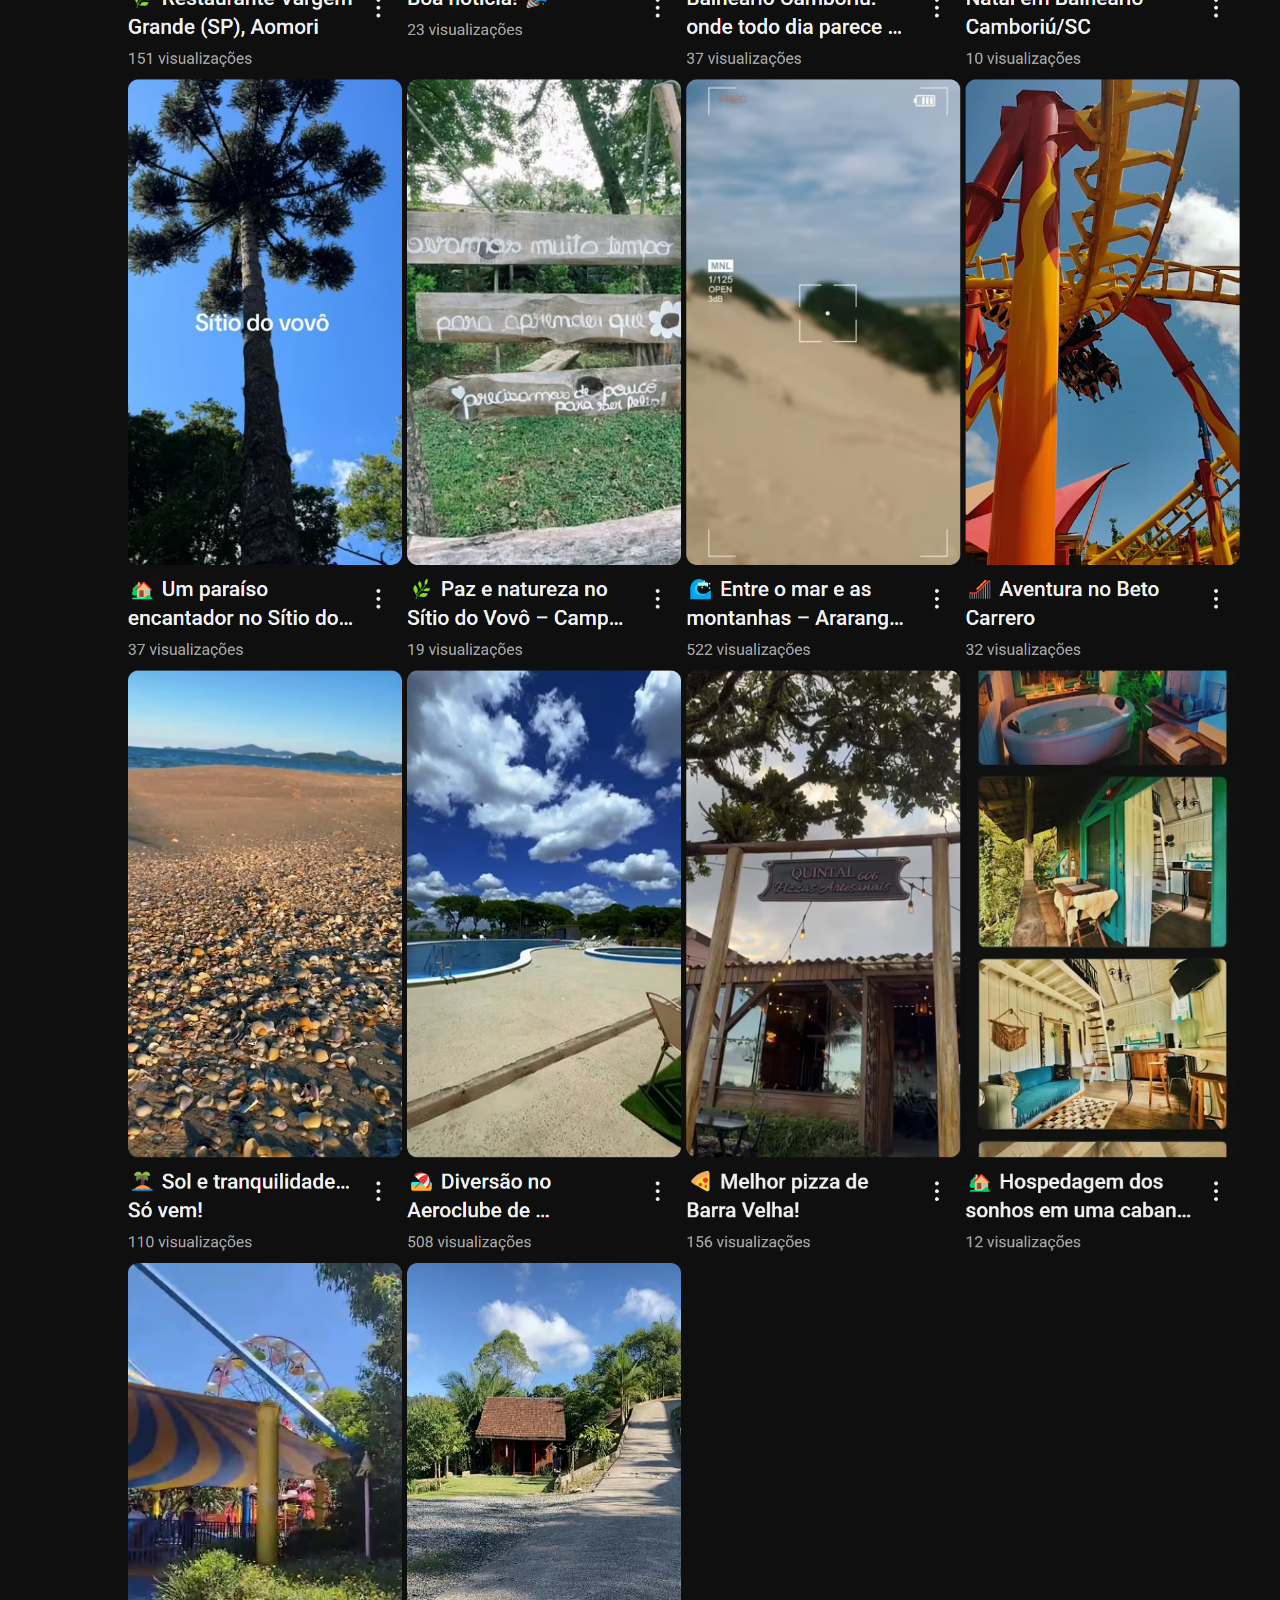
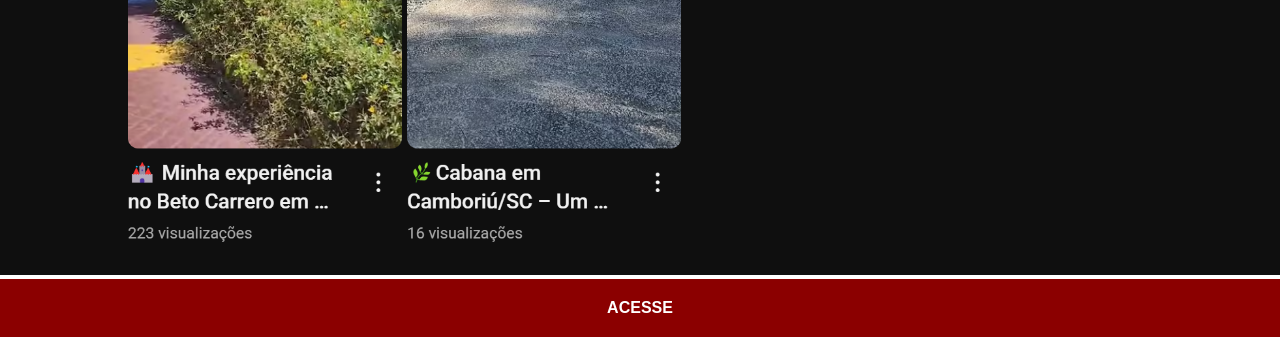
<file: youtube.html>
<!DOCTYPE html>
<html lang="pt-br">
<head>
  <meta charset="UTF-8">
  <meta name="viewport" content="width=device-width, initial-scale=1.0">
  <title>Youtube</title>
  <link rel="stylesheet" href="estilos/social.css">
</head>
<body>
  <img src="images/tela-youtube.png" alt="Youtube"><a href="https://www.youtube.com/roteirizeoficial/shorts" target="_blank">ACESSE</a>
</body>
</html>
</file>
<file: css/style.css>
@charset "UTF-8";

* {
  margin: 0px;
  padding: 0px;
  font-family: Arial, Helvetica, sans-serif;
}

html,
body {
  height: 100vh;
  width: 100vw;
  background-color: black;
}

body {
  background: url("../images/fundo-madeira.jpg") no-repeat top center;
  background-size: cover;
  background-attachment: fixed;
}

main {
  position: relative;
  height: 100vh;
}

section#telefone {
  position: absolute;
  top: 50%;
  left: 50%;
  transform: translate(-50%, -50%);

  height: 627px;
  width: 311px;
  background: url("../images/frame-iphone.png") no-repeat;
}

iframe#tela {
  position: relative;
  top: 80px;
  left: 22px;
  width: 267px;
  height: 471px;
}

section#redes-sociais {
  text-align: right;
}

section#redes-sociais img {
  width: 50px;
  margin: 10px;
  border-radius: 50%;
  box-shadow: 2px 2px 5px rgba(0, 0, 0, 0.4);
  box-sizing: border-box;
}

section#redes-sociais img:hover {
  border: 2px solid rgba(255, 255, 255, 0.637);
  transform: translate(-3px, -3px);
  box-shadow: 5px 5px 10px rgba(0, 0, 0, 0.623);
  transition: transform 0.3s, border 1s;
}
</file>
<file: estilos/social.css>
@charset="UTF-8";

    * {
      margin: 0px;
      padding: 0px;
      font-family: Arial, Helvetica, sans-serif;
    }

    ::-webkit-scrollbar {
      width: 0px;
      height: 0px;
    }

    img {
      width: 100vw;
    }

    a {
      display: block;
      background-color: darkred;
      color: white;
      padding: 20px;
      text-align: center;
      font-weight: bolder;
      text-decoration: none;
    }

    a:hover {
      background-color: red;
    }
</file>
